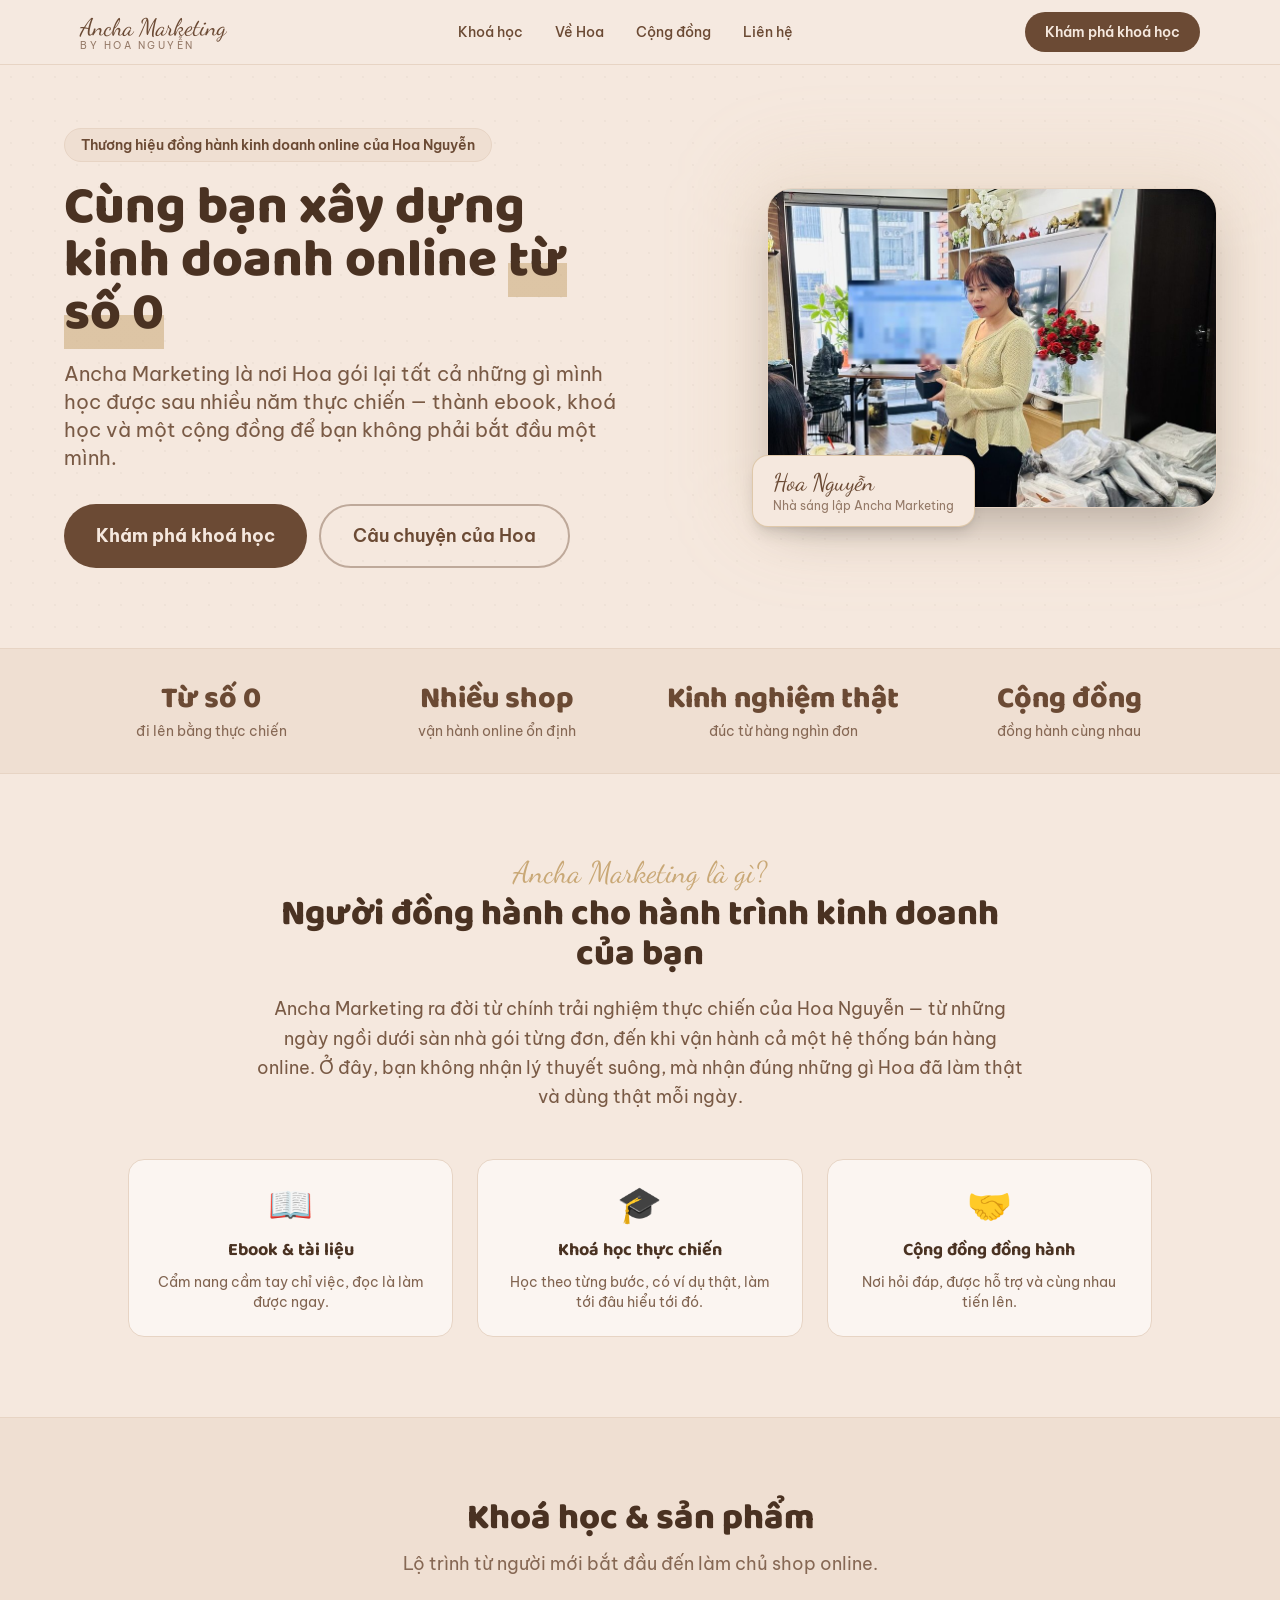
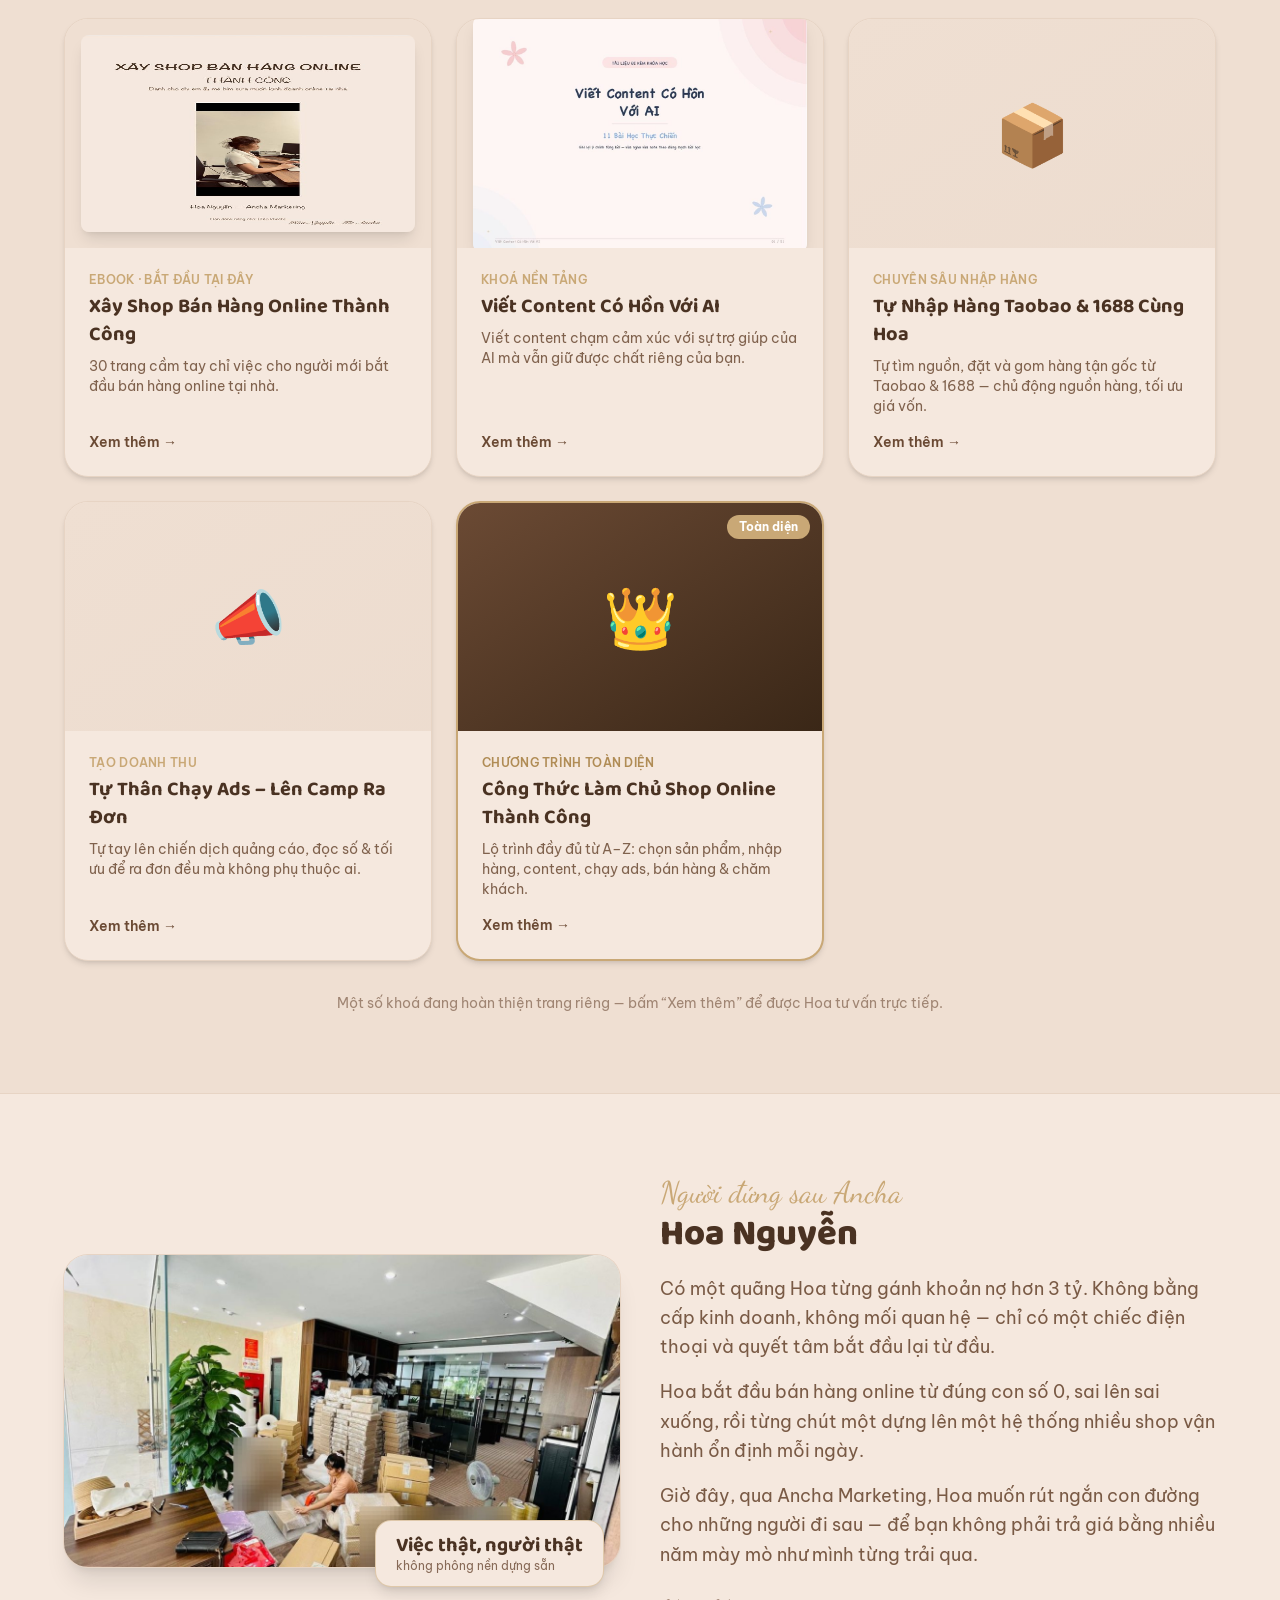
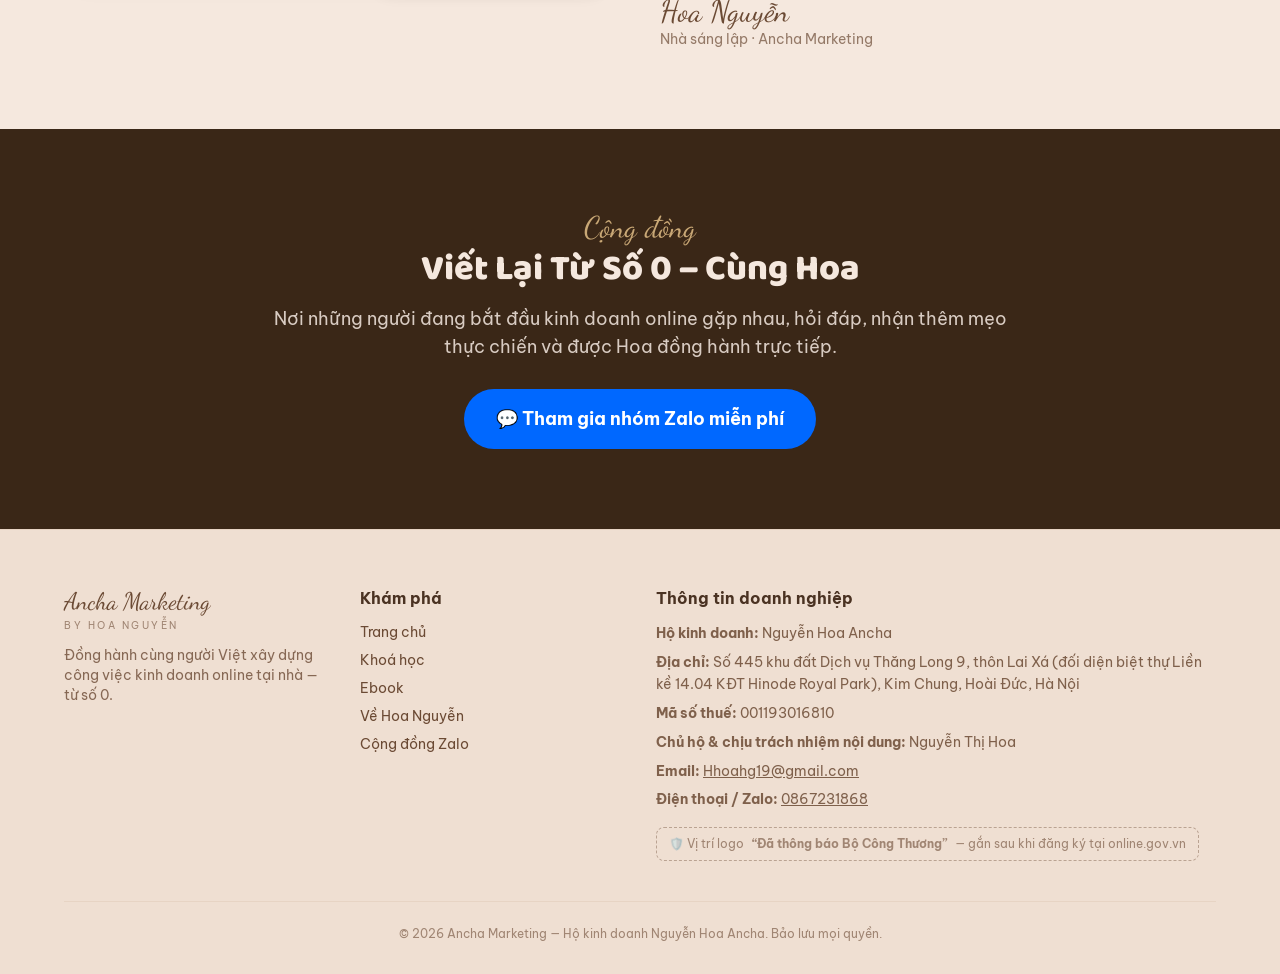
<file: index.html>
<!DOCTYPE html>
<html lang="vi">
<head>
<meta charset="UTF-8">
<meta name="viewport" content="width=device-width, initial-scale=1.0">
<script src="assets/pixel.js"></script>
<title>Ancha Marketing — Cùng bạn xây dựng kinh doanh online từ số 0</title>
<meta name="description" content="Ancha Marketing — thương hiệu của Hoa Nguyễn, đồng hành cùng người Việt xây dựng công việc kinh doanh online tại nhà qua ebook, khoá học và cộng đồng thực chiến.">

<!-- ===== Thẻ chia sẻ mạng xã hội (Facebook / Zalo) ===== -->
<meta property="og:site_name" content="Ancha Marketing">
<meta property="og:locale" content="vi_VN">
<meta property="og:type" content="website">
<meta property="og:url" content="https://anchamarketing.com/">
<meta property="og:title" content="Ancha Marketing — Cùng bạn xây dựng kinh doanh online từ số 0">
<meta property="og:description" content="Ebook, khoá học và cộng đồng thực chiến của Hoa Nguyễn dành cho người mới bắt đầu kinh doanh online tại nhà.">
<meta property="og:image" content="https://anchamarketing.com/assets/og-home.jpg">
<meta property="og:image:secure_url" content="https://anchamarketing.com/assets/og-home.jpg">
<meta property="og:image:type" content="image/jpeg">
<meta property="og:image:width" content="1200">
<meta property="og:image:height" content="630">
<meta property="og:image:alt" content="Ancha Marketing — Hoa Nguyễn, cùng bạn xây dựng kinh doanh online từ số 0">
<!-- Twitter / X -->
<meta name="twitter:card" content="summary_large_image">
<meta name="twitter:title" content="Ancha Marketing — Cùng bạn xây dựng kinh doanh online từ số 0">
<meta name="twitter:description" content="Ebook, khoá học và cộng đồng thực chiến của Hoa Nguyễn dành cho người mới bắt đầu kinh doanh online tại nhà.">
<meta name="twitter:image" content="https://anchamarketing.com/assets/og-home.jpg">
<link rel="canonical" href="https://anchamarketing.com/">

<link rel="icon" href="data:image/svg+xml,%3Csvg xmlns='http://www.w3.org/2000/svg' viewBox='0 0 100 100'%3E%3Ctext y='.9em' font-size='90'%3E%F0%9F%8C%BF%3C/text%3E%3C/svg%3E">

<link rel="preconnect" href="https://fonts.googleapis.com">
<link rel="preconnect" href="https://fonts.gstatic.com" crossorigin>
<link href="https://fonts.googleapis.com/css2?family=Baloo+2:wght@500;600;700;800&family=Be+Vietnam+Pro:wght@300;400;500;600;700&family=Dancing+Script:wght@600;700&display=swap" rel="stylesheet">
<!-- CSS build sẵn (thay Tailwind CDN): 20KB tĩnh thay vì ~120KB JS + biên dịch ngay trên điện thoại khách.
     Sửa giao diện xong phải build lại — xem _noi-bo/Tự động hoá (code backup)/build-css.sh -->
<link rel="stylesheet" href="assets/tw.css">
<style>
  html{scroll-behavior:smooth}
  body{font-family:'Be Vietnam Pro',sans-serif}
  h1,h2,h3,.font-hand{font-family:'Baloo 2',cursive}
  .reveal{opacity:0;transform:translateY(24px);transition:opacity .7s ease,transform .7s ease}
  .reveal.on{opacity:1;transform:none}
  .paper{background-image:radial-gradient(rgba(74,50,34,.035) 1px,transparent 1px);background-size:22px 22px}
  .underline-hand{background:linear-gradient(120deg,rgba(201,168,118,.55) 0 100%);background-repeat:no-repeat;background-position:0 88%;background-size:100% 40%}
  .card-hover{transition:transform .3s ease,box-shadow .3s ease}
  .card-hover:hover{transform:translateY(-6px);box-shadow:0 22px 40px rgba(58,39,23,.18)}
</style>
<!-- Lưới an toàn: JS bị chặn (trình duyệt trong Facebook...) thì nội dung vẫn hiện -->
<noscript><style>.reveal{opacity:1 !important;transform:none !important}</style></noscript>
</head>
<body class="bg-cream text-ink antialiased">

<!-- ===== NAV ===== -->
<nav class="fixed top-0 inset-x-0 z-50 bg-cream/90 backdrop-blur border-b border-cream3">
  <div class="max-w-6xl mx-auto px-4 h-16 flex items-center justify-between">
    <a href="./" class="leading-tight">
      <div class="font-script text-2xl text-brown">Ancha Marketing</div>
      <div class="text-[10px] tracking-[.25em] text-brown/70 uppercase -mt-1">by Hoa Nguyễn</div>
    </a>
    <div class="hidden md:flex items-center gap-8 text-sm font-medium text-brown">
      <a href="#khoa-hoc" class="hover:text-ink">Khoá học</a>
      <a href="#ve-hoa" class="hover:text-ink">Về Hoa</a>
      <a href="#cong-dong" class="hover:text-ink">Cộng đồng</a>
      <a href="#lien-he" class="hover:text-ink">Liên hệ</a>
    </div>
    <a href="#khoa-hoc" class="inline-flex items-center gap-2 bg-brown text-cream px-5 py-2.5 rounded-full text-sm font-semibold hover:bg-brownd transition">
      Khám phá khoá học
    </a>
  </div>
</nav>

<!-- ===== HERO ===== -->
<header class="pt-24 pb-14 sm:pt-32 sm:pb-20 px-4 paper">
  <div class="max-w-6xl mx-auto grid lg:grid-cols-2 gap-10 items-center">
    <div class="text-center lg:text-left">
      <span class="inline-block bg-cream2 text-brown text-xs sm:text-sm font-semibold px-4 py-1.5 rounded-full border border-cream3 mb-5">
        Thương hiệu đồng hành kinh doanh online của Hoa Nguyễn
      </span>
      <h1 class="text-4xl sm:text-5xl lg:text-[3.3rem] font-extrabold leading-[1.1] text-ink">
        Cùng bạn xây dựng<br>kinh doanh online <span class="underline-hand">từ số 0</span>
      </h1>
      <p class="mt-5 text-lg sm:text-xl text-brown/90 max-w-xl mx-auto lg:mx-0">
        Ancha Marketing là nơi Hoa gói lại tất cả những gì mình học được sau nhiều năm thực chiến — thành ebook, khoá học và một cộng đồng để bạn không phải bắt đầu một mình.
      </p>
      <div class="mt-8 flex flex-col sm:flex-row gap-3 justify-center lg:justify-start">
        <a href="#khoa-hoc" class="inline-flex items-center justify-center gap-2 bg-brown text-cream px-8 py-4 rounded-full text-lg font-bold hover:bg-brownd transition">
          Khám phá khoá học
        </a>
        <a href="#ve-hoa" class="inline-flex items-center justify-center gap-2 bg-transparent border-2 border-brown/40 text-brown px-8 py-4 rounded-full text-lg font-semibold hover:bg-cream2 transition">
          Câu chuyện của Hoa
        </a>
      </div>
    </div>
    <div class="flex justify-center lg:justify-end">
      <div class="relative">
        <div class="absolute -inset-6 bg-gold/15 rounded-[2.5rem] blur-2xl"></div>
        <img src="assets/hoa-chan-dung.jpg" alt="Hoa Nguyễn — nhà sáng lập Ancha Marketing"
             width="900" height="639" fetchpriority="high" decoding="async"
             class="relative w-full max-w-md rounded-3xl shadow-2xl ring-1 ring-cream3 object-cover">
        <div class="absolute -bottom-5 -left-4 bg-cream border border-gold/50 rounded-2xl px-5 py-3 shadow-lg">
          <div class="font-script text-2xl text-brown leading-tight">Hoa Nguyễn</div>
          <div class="text-xs text-brown/70">Nhà sáng lập Ancha Marketing</div>
        </div>
      </div>
    </div>
  </div>
</header>

<!-- ===== TRUST STRIP ===== -->
<section class="bg-cream2 border-y border-cream3">
  <div class="max-w-6xl mx-auto px-4 py-8 grid grid-cols-2 md:grid-cols-4 gap-6 text-center">
    <div><div class="font-hand text-3xl font-extrabold text-brown">Từ số 0</div><div class="text-xs sm:text-sm text-brown/80 mt-1">đi lên bằng thực chiến</div></div>
    <div><div class="font-hand text-3xl font-extrabold text-brown">Nhiều shop</div><div class="text-xs sm:text-sm text-brown/80 mt-1">vận hành online ổn định</div></div>
    <div><div class="font-hand text-3xl font-extrabold text-brown">Kinh nghiệm thật</div><div class="text-xs sm:text-sm text-brown/80 mt-1">đúc từ hàng nghìn đơn</div></div>
    <div><div class="font-hand text-3xl font-extrabold text-brown">Cộng đồng</div><div class="text-xs sm:text-sm text-brown/80 mt-1">đồng hành cùng nhau</div></div>
  </div>
</section>

<!-- ===== VỀ ANCHA ===== -->
<section class="py-16 sm:py-20 px-4">
  <div class="max-w-3xl mx-auto text-center reveal">
    <span class="font-script text-3xl text-gold">Ancha Marketing là gì?</span>
    <h2 class="text-3xl sm:text-4xl font-extrabold text-ink mt-1">Người đồng hành cho hành trình kinh doanh của bạn</h2>
    <p class="mt-5 text-lg text-brown/90 leading-relaxed">
      Ancha Marketing ra đời từ chính trải nghiệm thực chiến của Hoa Nguyễn — từ những ngày ngồi dưới sàn nhà gói từng đơn, đến khi vận hành cả một hệ thống bán hàng online. Ở đây, bạn không nhận lý thuyết suông, mà nhận đúng những gì Hoa đã làm thật và dùng thật mỗi ngày.
    </p>
  </div>
  <div class="max-w-5xl mx-auto mt-12 grid sm:grid-cols-3 gap-6">
    <div class="reveal bg-white/60 border border-cream3 rounded-2xl p-6 text-center">
      <div class="text-4xl mb-3">📖</div>
      <h3 class="font-bold text-lg text-ink">Ebook &amp; tài liệu</h3>
      <p class="text-brown/85 text-sm mt-2">Cẩm nang cầm tay chỉ việc, đọc là làm được ngay.</p>
    </div>
    <div class="reveal bg-white/60 border border-cream3 rounded-2xl p-6 text-center">
      <div class="text-4xl mb-3">🎓</div>
      <h3 class="font-bold text-lg text-ink">Khoá học thực chiến</h3>
      <p class="text-brown/85 text-sm mt-2">Học theo từng bước, có ví dụ thật, làm tới đâu hiểu tới đó.</p>
    </div>
    <div class="reveal bg-white/60 border border-cream3 rounded-2xl p-6 text-center">
      <div class="text-4xl mb-3">🤝</div>
      <h3 class="font-bold text-lg text-ink">Cộng đồng đồng hành</h3>
      <p class="text-brown/85 text-sm mt-2">Nơi hỏi đáp, được hỗ trợ và cùng nhau tiến lên.</p>
    </div>
  </div>
</section>

<!-- ===== KHOÁ HỌC ===== -->
<section id="khoa-hoc" class="py-16 sm:py-20 px-4 bg-cream2 border-y border-cream3">
  <div class="max-w-5xl mx-auto text-center reveal">
    <h2 class="text-3xl sm:text-4xl font-extrabold text-ink">Khoá học &amp; sản phẩm</h2>
    <p class="mt-3 text-brown/80 text-lg">Lộ trình từ người mới bắt đầu đến làm chủ shop online.</p>
  </div>

  <div class="max-w-6xl mx-auto mt-10 grid sm:grid-cols-2 lg:grid-cols-3 gap-6">

    <!-- 1. Ebook -->
    <a href="ebook/" class="card-hover reveal group bg-cream rounded-3xl overflow-hidden border border-cream3 shadow-md flex flex-col">
      <div class="aspect-[16/10] bg-cream2 flex items-center justify-center p-4 overflow-hidden">
        <img src="assets/ebook-cover.jpg" alt="Ebook Xây Shop Bán Hàng Online Thành Công" width="640" height="906" loading="lazy" decoding="async" class="h-full rounded-lg shadow-lg">
      </div>
      <div class="p-6 flex flex-col flex-1">
        <span class="text-xs font-semibold text-gold uppercase tracking-wide">Ebook · Bắt đầu tại đây</span>
        <h3 class="font-bold text-xl text-ink mt-1">Xây Shop Bán Hàng Online Thành Công</h3>
        <p class="text-brown/85 text-sm mt-2 flex-1">30 trang cầm tay chỉ việc cho người mới bắt đầu bán hàng online tại nhà.</p>
        <span class="mt-4 text-sm font-semibold text-brown group-hover:text-ink">Xem thêm →</span>
      </div>
    </a>

    <!-- 2. Viết Content -->
    <a href="viet-content/" class="card-hover reveal group bg-cream rounded-3xl overflow-hidden border border-cream3 shadow-md flex flex-col">
      <div class="aspect-[16/10] bg-cream2 flex items-center justify-center p-4 overflow-hidden">
        <img src="assets/viet-content-cover.jpg" alt="Khoá học Viết Content Có Hồn Với AI" width="1024" height="723" loading="lazy" decoding="async" class="w-full rounded-lg shadow-lg">
      </div>
      <div class="p-6 flex flex-col flex-1">
        <span class="text-xs font-semibold text-gold uppercase tracking-wide">Khoá nền tảng</span>
        <h3 class="font-bold text-xl text-ink mt-1">Viết Content Có Hồn Với AI</h3>
        <p class="text-brown/85 text-sm mt-2 flex-1">Viết content chạm cảm xúc với sự trợ giúp của AI mà vẫn giữ được chất riêng của bạn.</p>
        <span class="mt-4 text-sm font-semibold text-brown group-hover:text-ink">Xem thêm →</span>
      </div>
    </a>

    <!-- 3. Nhập hàng — TODO: đổi link sang trang khoá khi có -->
    <a href="https://zalo.me/g/jbrkjj595" target="_blank" rel="noopener" class="card-hover reveal group bg-cream rounded-3xl overflow-hidden border border-cream3 shadow-md flex flex-col">
      <div class="aspect-[16/10] bg-gradient-to-br from-cream2 to-cream3/60 flex items-center justify-center">
        <span class="text-6xl">📦</span>
      </div>
      <div class="p-6 flex flex-col flex-1">
        <span class="text-xs font-semibold text-gold uppercase tracking-wide">Chuyên sâu nhập hàng</span>
        <h3 class="font-bold text-xl text-ink mt-1">Tự Nhập Hàng Taobao &amp; 1688 Cùng Hoa</h3>
        <p class="text-brown/85 text-sm mt-2 flex-1">Tự tìm nguồn, đặt và gom hàng tận gốc từ Taobao &amp; 1688 — chủ động nguồn hàng, tối ưu giá vốn.</p>
        <span class="mt-4 text-sm font-semibold text-brown group-hover:text-ink">Xem thêm →</span>
      </div>
    </a>

    <!-- 4. Chạy Ads — TODO: đổi link sang trang khoá khi có -->
    <a href="https://zalo.me/g/jbrkjj595" target="_blank" rel="noopener" class="card-hover reveal group bg-cream rounded-3xl overflow-hidden border border-cream3 shadow-md flex flex-col">
      <div class="aspect-[16/10] bg-gradient-to-br from-cream2 to-cream3/60 flex items-center justify-center">
        <span class="text-6xl">📣</span>
      </div>
      <div class="p-6 flex flex-col flex-1">
        <span class="text-xs font-semibold text-gold uppercase tracking-wide">Tạo doanh thu</span>
        <h3 class="font-bold text-xl text-ink mt-1">Tự Thân Chạy Ads – Lên Camp Ra Đơn</h3>
        <p class="text-brown/85 text-sm mt-2 flex-1">Tự tay lên chiến dịch quảng cáo, đọc số &amp; tối ưu để ra đơn đều mà không phụ thuộc ai.</p>
        <span class="mt-4 text-sm font-semibold text-brown group-hover:text-ink">Xem thêm →</span>
      </div>
    </a>

    <!-- 5. Flagship — TODO: đổi link sang trang khoá khi có -->
    <a href="https://zalo.me/g/jbrkjj595" target="_blank" rel="noopener" class="card-hover reveal group bg-cream rounded-3xl overflow-hidden border-2 border-gold shadow-md flex flex-col relative">
      <span class="absolute top-3 right-3 z-10 bg-gold text-white text-xs font-bold px-3 py-1 rounded-full">Toàn diện</span>
      <div class="aspect-[16/10] bg-gradient-to-br from-brown to-brownd flex items-center justify-center">
        <span class="text-6xl">👑</span>
      </div>
      <div class="p-6 flex flex-col flex-1">
        <span class="text-xs font-semibold text-goldd uppercase tracking-wide">Chương trình toàn diện</span>
        <h3 class="font-bold text-xl text-ink mt-1">Công Thức Làm Chủ Shop Online Thành Công</h3>
        <p class="text-brown/85 text-sm mt-2 flex-1">Lộ trình đầy đủ từ A–Z: chọn sản phẩm, nhập hàng, content, chạy ads, bán hàng &amp; chăm khách.</p>
        <span class="mt-4 text-sm font-semibold text-brown group-hover:text-ink">Xem thêm →</span>
      </div>
    </a>

  </div>
  <p class="text-center text-sm text-brown/60 mt-8 reveal">Một số khoá đang hoàn thiện trang riêng — bấm “Xem thêm” để được Hoa tư vấn trực tiếp.</p>
</section>

<!-- ===== VỀ HOA ===== -->
<section id="ve-hoa" class="py-16 sm:py-20 px-4">
  <div class="max-w-6xl mx-auto grid lg:grid-cols-2 gap-10 items-center">
    <div class="reveal order-1">
      <div class="relative">
        <img src="assets/hoa-workspace.jpg" alt="Không gian làm việc của Hoa Nguyễn" width="1150" height="646" loading="lazy" decoding="async" class="rounded-3xl shadow-xl ring-1 ring-cream3 w-full object-cover">
        <div class="absolute -bottom-5 right-4 bg-cream border border-gold/50 rounded-2xl px-5 py-3 shadow-lg">
          <div class="font-hand text-xl font-bold text-ink leading-tight">Việc thật, người thật</div>
          <div class="text-xs text-brown/80">không phông nền dựng sẵn</div>
        </div>
      </div>
    </div>
    <div class="reveal order-2">
      <span class="font-script text-3xl text-gold">Người đứng sau Ancha</span>
      <h2 class="text-3xl sm:text-4xl font-extrabold text-ink mt-1">Hoa Nguyễn</h2>
      <div class="mt-5 space-y-4 text-brown/90 text-lg leading-relaxed">
        <p>Có một quãng Hoa từng gánh khoản nợ hơn 3 tỷ. Không bằng cấp kinh doanh, không mối quan hệ — chỉ có một chiếc điện thoại và quyết tâm bắt đầu lại từ đầu.</p>
        <p>Hoa bắt đầu bán hàng online từ đúng con số 0, sai lên sai xuống, rồi từng chút một dựng lên một hệ thống nhiều shop vận hành ổn định mỗi ngày.</p>
        <p>Giờ đây, qua Ancha Marketing, Hoa muốn rút ngắn con đường cho những người đi sau — để bạn không phải trả giá bằng nhiều năm mày mò như mình từng trải qua.</p>
      </div>
      <div class="mt-6 font-script text-3xl text-brown">Hoa Nguyễn</div>
      <div class="text-sm text-brown/70">Nhà sáng lập · Ancha Marketing</div>
    </div>
  </div>
</section>

<!-- ===== CỘNG ĐỒNG ===== -->
<section id="cong-dong" class="py-16 sm:py-20 px-4 bg-brownd text-cream">
  <div class="max-w-3xl mx-auto text-center reveal">
    <span class="font-script text-3xl text-gold">Cộng đồng</span>
    <h2 class="text-3xl sm:text-4xl font-extrabold mt-1">Viết Lại Từ Số 0 – Cùng Hoa</h2>
    <p class="mt-4 text-lg text-cream/85">Nơi những người đang bắt đầu kinh doanh online gặp nhau, hỏi đáp, nhận thêm mẹo thực chiến và được Hoa đồng hành trực tiếp.</p>
    <a href="https://zalo.me/g/jbrkjj595" target="_blank" rel="noopener"
       class="mt-7 inline-flex items-center justify-center gap-2 bg-[#0068FF] text-white px-8 py-4 rounded-full text-lg font-bold hover:brightness-95 transition">
      💬 Tham gia nhóm Zalo miễn phí
    </a>
  </div>
</section>

<!-- ===== LIÊN HỆ / FOOTER ===== -->
<footer id="lien-he" class="bg-cream2 border-t border-cream3 pt-14 pb-8 px-4 text-brown">
  <div class="max-w-6xl mx-auto grid md:grid-cols-4 gap-8">
    <div class="md:col-span-1">
      <div class="font-script text-2xl text-brown">Ancha Marketing</div>
      <div class="text-[10px] tracking-[.25em] text-brown/60 uppercase">by Hoa Nguyễn</div>
      <p class="text-sm mt-3 text-brown/80">Đồng hành cùng người Việt xây dựng công việc kinh doanh online tại nhà — từ số 0.</p>
    </div>

    <div>
      <h4 class="font-bold text-ink mb-3">Khám phá</h4>
      <ul class="space-y-2 text-sm">
        <li><a href="./" class="hover:text-ink">Trang chủ</a></li>
        <li><a href="#khoa-hoc" class="hover:text-ink">Khoá học</a></li>
        <li><a href="ebook/" class="hover:text-ink">Ebook</a></li>
        <li><a href="#ve-hoa" class="hover:text-ink">Về Hoa Nguyễn</a></li>
        <li><a href="#cong-dong" class="hover:text-ink">Cộng đồng Zalo</a></li>
      </ul>
    </div>

    <!-- THÔNG TIN PHÁP LÝ — chuẩn để đăng ký/thông báo với Bộ Công Thương -->
    <div class="md:col-span-2">
      <h4 class="font-bold text-ink mb-3">Thông tin doanh nghiệp</h4>
      <ul class="space-y-1.5 text-sm text-brown/85 leading-relaxed">
        <li><b>Hộ kinh doanh:</b> Nguyễn Hoa Ancha</li>
        <li><b>Địa chỉ:</b> Số 445 khu đất Dịch vụ Thăng Long 9, thôn Lai Xá (đối diện biệt thự Liền kề 14.04 KĐT Hinode Royal Park), Kim Chung, Hoài Đức, Hà Nội</li>
        <li><b>Mã số thuế:</b> 001193016810</li>
        <li><b>Chủ hộ &amp; chịu trách nhiệm nội dung:</b> Nguyễn Thị Hoa</li>
        <li><b>Email:</b> <a href="mailto:Hhoahg19@gmail.com" class="underline hover:text-ink">Hhoahg19@gmail.com</a></li>
        <li><b>Điện thoại / Zalo:</b> <a href="tel:0867231868" class="underline hover:text-ink">0867231868</a></li>
      </ul>

      <!-- Sau khi đăng ký online.gov.vn, DÁN đoạn badge Bộ Công Thương vào đây (thay khối bên dưới):
      <a href="http://online.gov.vn/Home/WebDetails/xxxxx" target="_blank" rel="noopener">
        <img src="http://online.gov.vn/Public/Images/logoSaleNoti.png" alt="Đã thông báo Bộ Công Thương" width="150">
      </a>
      -->
      <div class="mt-4 inline-flex items-center gap-2 border border-dashed border-brown/40 rounded-lg px-3 py-2 text-xs text-brown/60">
        🛡️ Vị trí logo <b>“Đã thông báo Bộ Công Thương”</b> — gắn sau khi đăng ký tại online.gov.vn
      </div>
    </div>
  </div>

  <div class="max-w-6xl mx-auto border-t border-cream3 mt-10 pt-6 text-center text-xs text-brown/60">
    © <span id="year"></span> Ancha Marketing — Hộ kinh doanh Nguyễn Hoa Ancha. Bảo lưu mọi quyền.
  </div>
</footer>

<script>
  if ('IntersectionObserver' in window) {
    const io=new IntersectionObserver((es)=>{es.forEach(e=>{if(e.isIntersecting){e.target.classList.add('on');io.unobserve(e.target);}})},{threshold:.12});
    document.querySelectorAll('.reveal').forEach(el=>io.observe(el));
  } else {
    document.querySelectorAll('.reveal').forEach(el=>el.classList.add('on'));
  }
  document.getElementById('year').textContent=new Date().getFullYear();
</script>
</body>
</html>
</file>
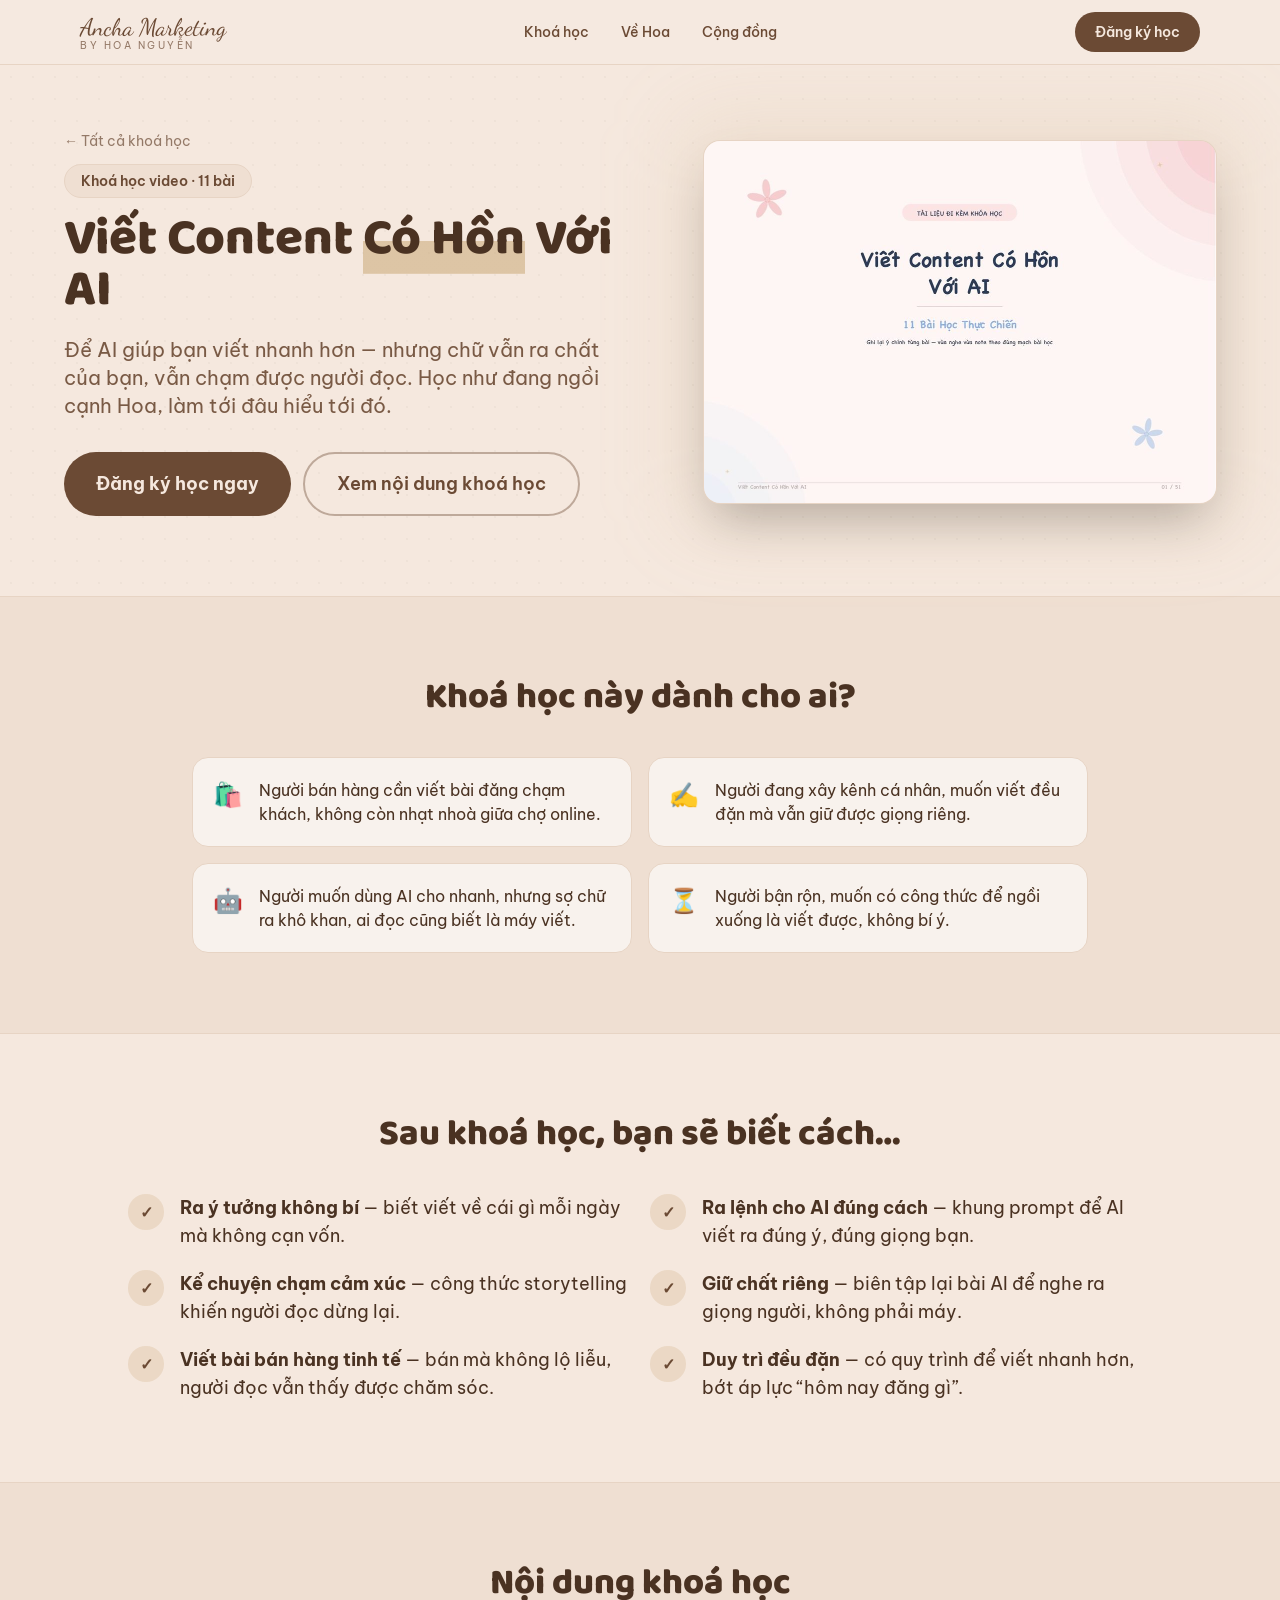
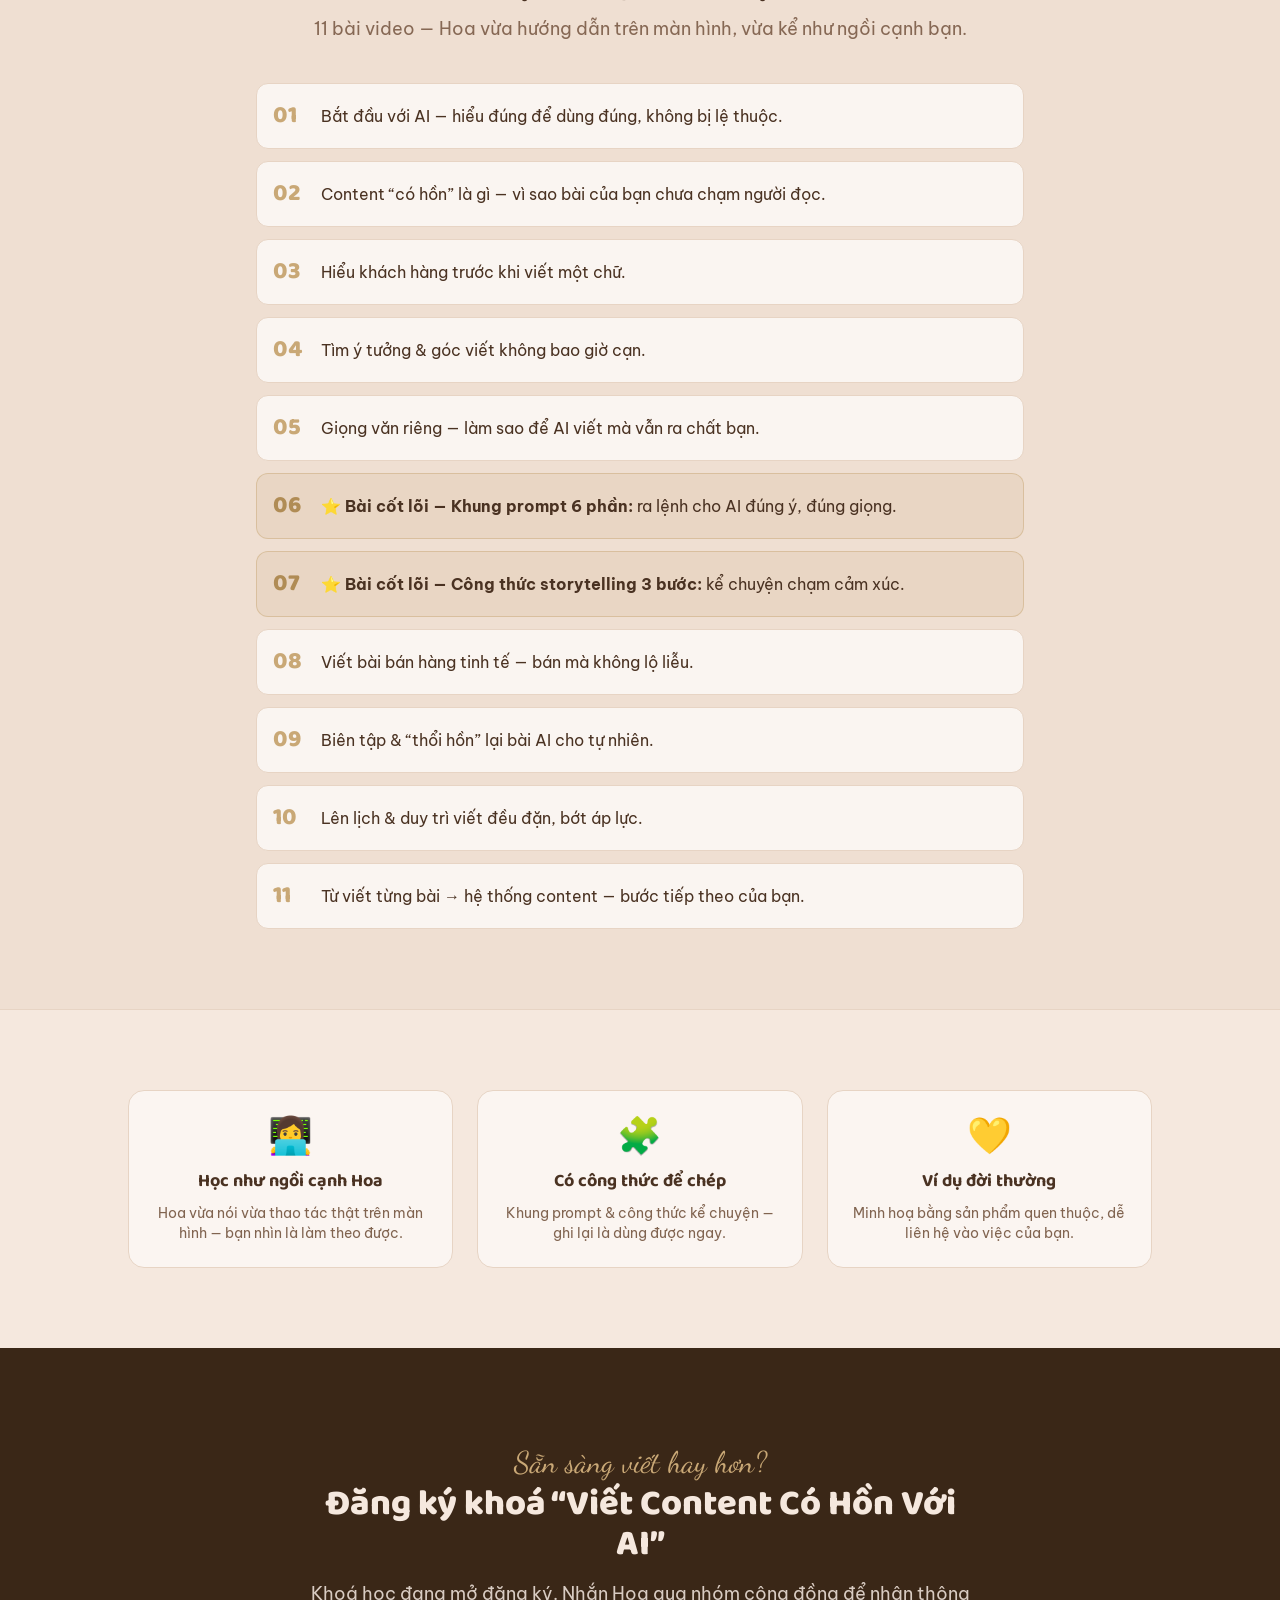
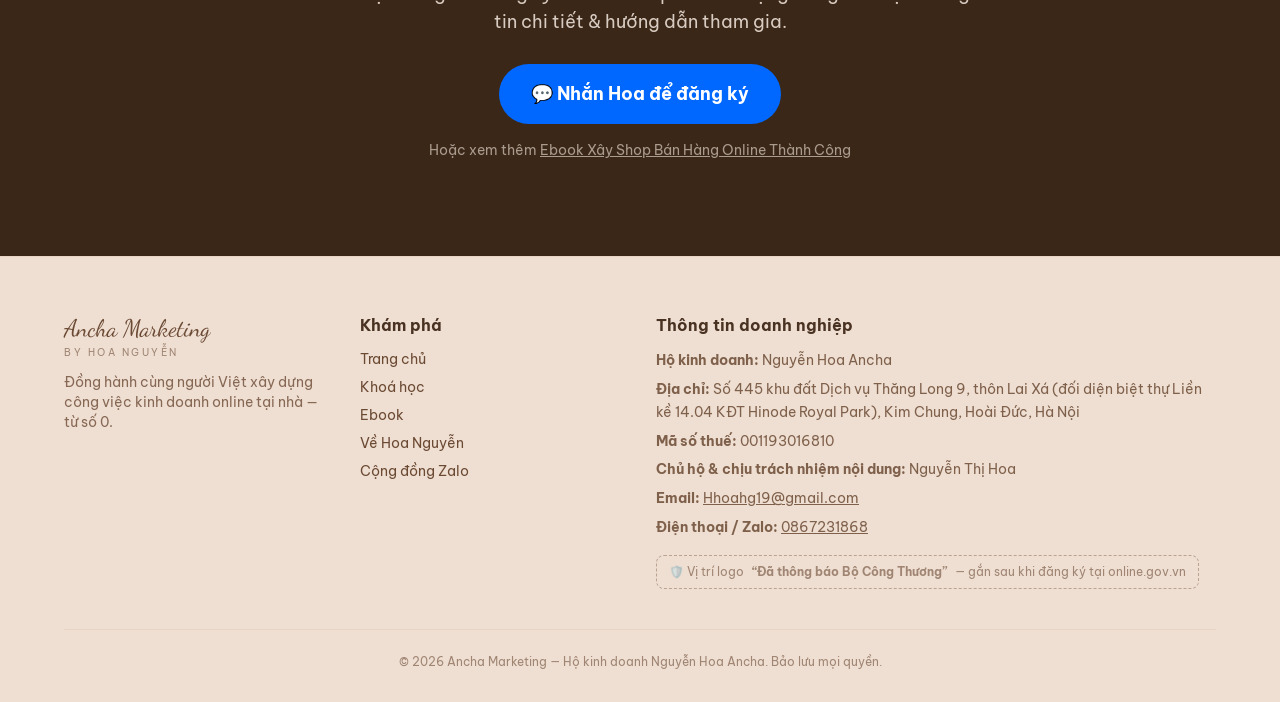
<file: viet-content/index.html>
<!DOCTYPE html>
<html lang="vi">
<head>
<meta charset="UTF-8">
<meta name="viewport" content="width=device-width, initial-scale=1.0">
<script src="../assets/pixel.js"></script>
<title>Viết Content Có Hồn Với AI — Khoá học của Hoa Nguyễn | Ancha Marketing</title>
<meta name="description" content="Khoá học 11 bài của Hoa Nguyễn — viết content chạm cảm xúc với sự trợ giúp của AI mà vẫn giữ được chất riêng. Học như ngồi cạnh Hoa, làm tới đâu hiểu tới đó.">

<!-- ===== Thẻ chia sẻ mạng xã hội (Facebook / Zalo) ===== -->
<meta property="og:site_name" content="Ancha Marketing">
<meta property="og:locale" content="vi_VN">
<meta property="og:type" content="website">
<meta property="og:url" content="https://anchamarketing.com/viet-content/">
<meta property="og:title" content="Viết Content Có Hồn Với AI — Khoá học của Hoa Nguyễn">
<meta property="og:description" content="11 bài học thực chiến: viết content có hồn với AI mà vẫn giữ chất riêng của bạn.">
<meta property="og:image" content="https://anchamarketing.com/assets/og-viet-content.jpg">
<meta property="og:image:secure_url" content="https://anchamarketing.com/assets/og-viet-content.jpg">
<meta property="og:image:type" content="image/jpeg">
<meta property="og:image:width" content="1200">
<meta property="og:image:height" content="630">
<meta property="og:image:alt" content="Khoá học Viết Content Có Hồn Với AI — 11 bài học thực chiến">
<!-- Twitter / X -->
<meta name="twitter:card" content="summary_large_image">
<meta name="twitter:title" content="Viết Content Có Hồn Với AI — Khoá học của Hoa Nguyễn">
<meta name="twitter:description" content="11 bài học thực chiến: viết content có hồn với AI mà vẫn giữ chất riêng của bạn.">
<meta name="twitter:image" content="https://anchamarketing.com/assets/og-viet-content.jpg">
<link rel="canonical" href="https://anchamarketing.com/viet-content/">

<link rel="icon" href="data:image/svg+xml,%3Csvg xmlns='http://www.w3.org/2000/svg' viewBox='0 0 100 100'%3E%3Ctext y='.9em' font-size='90'%3E%E2%9C%8D%EF%B8%8F%3C/text%3E%3C/svg%3E">

<link rel="preconnect" href="https://fonts.googleapis.com">
<link rel="preconnect" href="https://fonts.gstatic.com" crossorigin>
<link href="https://fonts.googleapis.com/css2?family=Baloo+2:wght@500;600;700;800&family=Be+Vietnam+Pro:wght@300;400;500;600;700&family=Dancing+Script:wght@600;700&display=swap" rel="stylesheet">
<!-- CSS build sẵn thay Tailwind CDN — xem _noi-bo/Tự động hoá (code backup)/build-css.sh -->
<link rel="stylesheet" href="../assets/tw.css">
<style>
  html{scroll-behavior:smooth}
  body{font-family:'Be Vietnam Pro',sans-serif}
  h1,h2,h3,.font-hand{font-family:'Baloo 2',cursive}
  .reveal{opacity:0;transform:translateY(24px);transition:opacity .7s ease,transform .7s ease}
  .reveal.on{opacity:1;transform:none}
  .paper{background-image:radial-gradient(rgba(74,50,34,.035) 1px,transparent 1px);background-size:22px 22px}
  .underline-hand{background:linear-gradient(120deg,rgba(201,168,118,.55) 0 100%);background-repeat:no-repeat;background-position:0 88%;background-size:100% 40%}
</style>
<!-- Lưới an toàn: JS bị chặn (trình duyệt trong Facebook...) thì nội dung vẫn hiện -->
<noscript><style>.reveal{opacity:1 !important;transform:none !important}</style></noscript>
</head>
<body class="bg-cream text-ink antialiased">

<!-- ===== NAV ===== -->
<nav class="fixed top-0 inset-x-0 z-50 bg-cream/90 backdrop-blur border-b border-cream3">
  <div class="max-w-6xl mx-auto px-4 h-16 flex items-center justify-between">
    <a href="../" class="leading-tight">
      <div class="font-script text-2xl text-brown">Ancha Marketing</div>
      <div class="text-[10px] tracking-[.25em] text-brown/70 uppercase -mt-1">by Hoa Nguyễn</div>
    </a>
    <div class="hidden md:flex items-center gap-8 text-sm font-medium text-brown">
      <a href="../#khoa-hoc" class="hover:text-ink">Khoá học</a>
      <a href="../#ve-hoa" class="hover:text-ink">Về Hoa</a>
      <a href="../#cong-dong" class="hover:text-ink">Cộng đồng</a>
    </div>
    <a href="#dang-ky" class="inline-flex items-center gap-2 bg-brown text-cream px-5 py-2.5 rounded-full text-sm font-semibold hover:bg-brownd transition">
      Đăng ký học
    </a>
  </div>
</nav>

<!-- ===== HERO ===== -->
<header class="pt-24 pb-14 sm:pt-32 sm:pb-20 px-4 paper">
  <div class="max-w-6xl mx-auto grid lg:grid-cols-2 gap-10 items-center">
    <div class="text-center lg:text-left">
      <a href="../#khoa-hoc" class="text-sm text-brown/70 hover:text-ink">← Tất cả khoá học</a>
      <span class="block mt-3 mb-4"><span class="inline-block bg-cream2 text-brown text-xs sm:text-sm font-semibold px-4 py-1.5 rounded-full border border-cream3">Khoá học video · 11 bài</span></span>
      <h1 class="text-4xl sm:text-5xl lg:text-[3.2rem] font-extrabold leading-[1.1] text-ink">
        Viết Content <span class="underline-hand">Có Hồn</span> Với AI
      </h1>
      <p class="mt-5 text-lg sm:text-xl text-brown/90 max-w-xl mx-auto lg:mx-0">
        Để AI giúp bạn viết nhanh hơn — nhưng chữ vẫn ra chất của bạn, vẫn chạm được người đọc. Học như đang ngồi cạnh Hoa, làm tới đâu hiểu tới đó.
      </p>
      <div class="mt-8 flex flex-col sm:flex-row gap-3 justify-center lg:justify-start">
        <a href="#dang-ky" class="inline-flex items-center justify-center gap-2 bg-brown text-cream px-8 py-4 rounded-full text-lg font-bold hover:bg-brownd transition">
          Đăng ký học ngay
        </a>
        <a href="#noi-dung" class="inline-flex items-center justify-center gap-2 bg-transparent border-2 border-brown/40 text-brown px-8 py-4 rounded-full text-lg font-semibold hover:bg-cream2 transition">
          Xem nội dung khoá học
        </a>
      </div>
    </div>
    <div class="flex justify-center lg:justify-end">
      <div class="relative">
        <div class="absolute -inset-6 bg-gold/15 rounded-[2rem] blur-2xl"></div>
        <img src="../assets/viet-content-cover.jpg" alt="Khoá học Viết Content Có Hồn Với AI"
             width="1024" height="723" fetchpriority="high" decoding="async"
             class="relative w-full max-w-lg rounded-2xl shadow-2xl ring-1 ring-cream3">
      </div>
    </div>
  </div>
</header>

<!-- ===== AI NÊN HỌC ===== -->
<section class="py-16 sm:py-20 px-4 bg-cream2 border-y border-cream3">
  <div class="max-w-4xl mx-auto text-center reveal">
    <h2 class="text-3xl sm:text-4xl font-extrabold text-ink">Khoá học này dành cho ai?</h2>
  </div>
  <div class="max-w-4xl mx-auto mt-10 grid sm:grid-cols-2 gap-4">
    <div class="reveal flex gap-4 bg-white/60 border border-cream3 rounded-2xl p-5"><span class="text-2xl">🛍️</span><p>Người bán hàng cần viết bài đăng chạm khách, không còn nhạt nhoà giữa chợ online.</p></div>
    <div class="reveal flex gap-4 bg-white/60 border border-cream3 rounded-2xl p-5"><span class="text-2xl">✍️</span><p>Người đang xây kênh cá nhân, muốn viết đều đặn mà vẫn giữ được giọng riêng.</p></div>
    <div class="reveal flex gap-4 bg-white/60 border border-cream3 rounded-2xl p-5"><span class="text-2xl">🤖</span><p>Người muốn dùng AI cho nhanh, nhưng sợ chữ ra khô khan, ai đọc cũng biết là máy viết.</p></div>
    <div class="reveal flex gap-4 bg-white/60 border border-cream3 rounded-2xl p-5"><span class="text-2xl">⏳</span><p>Người bận rộn, muốn có công thức để ngồi xuống là viết được, không bí ý.</p></div>
  </div>
</section>

<!-- ===== HỌC ĐƯỢC GÌ ===== -->
<section class="py-16 sm:py-20 px-4">
  <div class="max-w-4xl mx-auto text-center reveal">
    <h2 class="text-3xl sm:text-4xl font-extrabold text-ink">Sau khoá học, bạn sẽ biết cách…</h2>
  </div>
  <div class="max-w-5xl mx-auto mt-10 grid sm:grid-cols-2 gap-5">
    <div class="reveal flex gap-4 items-start"><span class="shrink-0 w-9 h-9 rounded-full bg-gold/25 text-brown flex items-center justify-center font-bold">✓</span><p class="text-lg"><b>Ra ý tưởng không bí</b> — biết viết về cái gì mỗi ngày mà không cạn vốn.</p></div>
    <div class="reveal flex gap-4 items-start"><span class="shrink-0 w-9 h-9 rounded-full bg-gold/25 text-brown flex items-center justify-center font-bold">✓</span><p class="text-lg"><b>Ra lệnh cho AI đúng cách</b> — khung prompt để AI viết ra đúng ý, đúng giọng bạn.</p></div>
    <div class="reveal flex gap-4 items-start"><span class="shrink-0 w-9 h-9 rounded-full bg-gold/25 text-brown flex items-center justify-center font-bold">✓</span><p class="text-lg"><b>Kể chuyện chạm cảm xúc</b> — công thức storytelling khiến người đọc dừng lại.</p></div>
    <div class="reveal flex gap-4 items-start"><span class="shrink-0 w-9 h-9 rounded-full bg-gold/25 text-brown flex items-center justify-center font-bold">✓</span><p class="text-lg"><b>Giữ chất riêng</b> — biên tập lại bài AI để nghe ra giọng người, không phải máy.</p></div>
    <div class="reveal flex gap-4 items-start"><span class="shrink-0 w-9 h-9 rounded-full bg-gold/25 text-brown flex items-center justify-center font-bold">✓</span><p class="text-lg"><b>Viết bài bán hàng tinh tế</b> — bán mà không lộ liễu, người đọc vẫn thấy được chăm sóc.</p></div>
    <div class="reveal flex gap-4 items-start"><span class="shrink-0 w-9 h-9 rounded-full bg-gold/25 text-brown flex items-center justify-center font-bold">✓</span><p class="text-lg"><b>Duy trì đều đặn</b> — có quy trình để viết nhanh hơn, bớt áp lực “hôm nay đăng gì”.</p></div>
  </div>
</section>

<!-- ===== NỘI DUNG 11 BÀI ===== -->
<section id="noi-dung" class="py-16 sm:py-20 px-4 bg-cream2 border-y border-cream3">
  <div class="max-w-4xl mx-auto text-center reveal">
    <h2 class="text-3xl sm:text-4xl font-extrabold text-ink">Nội dung khoá học</h2>
    <p class="mt-3 text-brown/80 text-lg">11 bài video — Hoa vừa hướng dẫn trên màn hình, vừa kể như ngồi cạnh bạn.</p>
  </div>
  <div class="max-w-3xl mx-auto mt-10 space-y-3">
    <div class="reveal bg-white/70 border border-cream3 rounded-xl p-4 flex gap-4 items-center"><span class="font-hand text-2xl font-extrabold text-gold w-8">01</span><span>Bắt đầu với AI — hiểu đúng để dùng đúng, không bị lệ thuộc.</span></div>
    <div class="reveal bg-white/70 border border-cream3 rounded-xl p-4 flex gap-4 items-center"><span class="font-hand text-2xl font-extrabold text-gold w-8">02</span><span>Content “có hồn” là gì — vì sao bài của bạn chưa chạm người đọc.</span></div>
    <div class="reveal bg-white/70 border border-cream3 rounded-xl p-4 flex gap-4 items-center"><span class="font-hand text-2xl font-extrabold text-gold w-8">03</span><span>Hiểu khách hàng trước khi viết một chữ.</span></div>
    <div class="reveal bg-white/70 border border-cream3 rounded-xl p-4 flex gap-4 items-center"><span class="font-hand text-2xl font-extrabold text-gold w-8">04</span><span>Tìm ý tưởng &amp; góc viết không bao giờ cạn.</span></div>
    <div class="reveal bg-white/70 border border-cream3 rounded-xl p-4 flex gap-4 items-center"><span class="font-hand text-2xl font-extrabold text-gold w-8">05</span><span>Giọng văn riêng — làm sao để AI viết mà vẫn ra chất bạn.</span></div>
    <div class="reveal bg-gold/15 border border-gold/50 rounded-xl p-4 flex gap-4 items-center"><span class="font-hand text-2xl font-extrabold text-goldd w-8">06</span><span><b>⭐ Bài cốt lõi — Khung prompt 6 phần:</b> ra lệnh cho AI đúng ý, đúng giọng.</span></div>
    <div class="reveal bg-gold/15 border border-gold/50 rounded-xl p-4 flex gap-4 items-center"><span class="font-hand text-2xl font-extrabold text-goldd w-8">07</span><span><b>⭐ Bài cốt lõi — Công thức storytelling 3 bước:</b> kể chuyện chạm cảm xúc.</span></div>
    <div class="reveal bg-white/70 border border-cream3 rounded-xl p-4 flex gap-4 items-center"><span class="font-hand text-2xl font-extrabold text-gold w-8">08</span><span>Viết bài bán hàng tinh tế — bán mà không lộ liễu.</span></div>
    <div class="reveal bg-white/70 border border-cream3 rounded-xl p-4 flex gap-4 items-center"><span class="font-hand text-2xl font-extrabold text-gold w-8">09</span><span>Biên tập &amp; “thổi hồn” lại bài AI cho tự nhiên.</span></div>
    <div class="reveal bg-white/70 border border-cream3 rounded-xl p-4 flex gap-4 items-center"><span class="font-hand text-2xl font-extrabold text-gold w-8">10</span><span>Lên lịch &amp; duy trì viết đều đặn, bớt áp lực.</span></div>
    <div class="reveal bg-white/70 border border-cream3 rounded-xl p-4 flex gap-4 items-center"><span class="font-hand text-2xl font-extrabold text-gold w-8">11</span><span>Từ viết từng bài → hệ thống content — bước tiếp theo của bạn.</span></div>
  </div>
</section>

<!-- ===== ĐIỂM ĐẶC BIỆT ===== -->
<section class="py-16 sm:py-20 px-4">
  <div class="max-w-5xl mx-auto grid sm:grid-cols-3 gap-6">
    <div class="reveal bg-white/60 border border-cream3 rounded-2xl p-6 text-center">
      <div class="text-4xl mb-3">👩‍💻</div>
      <h3 class="font-bold text-lg text-ink">Học như ngồi cạnh Hoa</h3>
      <p class="text-brown/85 text-sm mt-2">Hoa vừa nói vừa thao tác thật trên màn hình — bạn nhìn là làm theo được.</p>
    </div>
    <div class="reveal bg-white/60 border border-cream3 rounded-2xl p-6 text-center">
      <div class="text-4xl mb-3">🧩</div>
      <h3 class="font-bold text-lg text-ink">Có công thức để chép</h3>
      <p class="text-brown/85 text-sm mt-2">Khung prompt &amp; công thức kể chuyện — ghi lại là dùng được ngay.</p>
    </div>
    <div class="reveal bg-white/60 border border-cream3 rounded-2xl p-6 text-center">
      <div class="text-4xl mb-3">💛</div>
      <h3 class="font-bold text-lg text-ink">Ví dụ đời thường</h3>
      <p class="text-brown/85 text-sm mt-2">Minh hoạ bằng sản phẩm quen thuộc, dễ liên hệ vào việc của bạn.</p>
    </div>
  </div>
</section>

<!-- ===== ĐĂNG KÝ ===== -->
<section id="dang-ky" class="py-16 sm:py-24 px-4 bg-brownd text-cream">
  <div class="max-w-2xl mx-auto text-center reveal">
    <span class="font-script text-3xl text-gold">Sẵn sàng viết hay hơn?</span>
    <h2 class="text-3xl sm:text-4xl font-extrabold mt-1">Đăng ký khoá “Viết Content Có Hồn Với AI”</h2>
    <p class="mt-4 text-lg text-cream/85">Khoá học đang mở đăng ký. Nhắn Hoa qua nhóm cộng đồng để nhận thông tin chi tiết &amp; hướng dẫn tham gia.</p>
    <a href="https://zalo.me/g/jbrkjj595" target="_blank" rel="noopener"
       class="mt-7 inline-flex items-center justify-center gap-2 bg-[#0068FF] text-white px-8 py-4 rounded-full text-lg font-bold hover:brightness-95 transition">
      💬 Nhắn Hoa để đăng ký
    </a>
    <p class="mt-4 text-sm text-cream/60">Hoặc xem thêm <a href="../ebook/" class="underline hover:text-gold">Ebook Xây Shop Bán Hàng Online Thành Công</a></p>
  </div>
</section>

<!-- ===== FOOTER ===== -->
<footer class="bg-cream2 border-t border-cream3 pt-14 pb-8 px-4 text-brown">
  <div class="max-w-6xl mx-auto grid md:grid-cols-4 gap-8">
    <div class="md:col-span-1">
      <div class="font-script text-2xl text-brown">Ancha Marketing</div>
      <div class="text-[10px] tracking-[.25em] text-brown/60 uppercase">by Hoa Nguyễn</div>
      <p class="text-sm mt-3 text-brown/80">Đồng hành cùng người Việt xây dựng công việc kinh doanh online tại nhà — từ số 0.</p>
    </div>
    <div>
      <h4 class="font-bold text-ink mb-3">Khám phá</h4>
      <ul class="space-y-2 text-sm">
        <li><a href="../" class="hover:text-ink">Trang chủ</a></li>
        <li><a href="../#khoa-hoc" class="hover:text-ink">Khoá học</a></li>
        <li><a href="../ebook/" class="hover:text-ink">Ebook</a></li>
        <li><a href="../#ve-hoa" class="hover:text-ink">Về Hoa Nguyễn</a></li>
        <li><a href="../#cong-dong" class="hover:text-ink">Cộng đồng Zalo</a></li>
      </ul>
    </div>
    <div class="md:col-span-2">
      <h4 class="font-bold text-ink mb-3">Thông tin doanh nghiệp</h4>
      <ul class="space-y-1.5 text-sm text-brown/85 leading-relaxed">
        <li><b>Hộ kinh doanh:</b> Nguyễn Hoa Ancha</li>
        <li><b>Địa chỉ:</b> Số 445 khu đất Dịch vụ Thăng Long 9, thôn Lai Xá (đối diện biệt thự Liền kề 14.04 KĐT Hinode Royal Park), Kim Chung, Hoài Đức, Hà Nội</li>
        <li><b>Mã số thuế:</b> 001193016810</li>
        <li><b>Chủ hộ &amp; chịu trách nhiệm nội dung:</b> Nguyễn Thị Hoa</li>
        <li><b>Email:</b> <a href="mailto:Hhoahg19@gmail.com" class="underline hover:text-ink">Hhoahg19@gmail.com</a></li>
        <li><b>Điện thoại / Zalo:</b> <a href="tel:0867231868" class="underline hover:text-ink">0867231868</a></li>
      </ul>
      <div class="mt-4 inline-flex items-center gap-2 border border-dashed border-brown/40 rounded-lg px-3 py-2 text-xs text-brown/60">
        🛡️ Vị trí logo <b>“Đã thông báo Bộ Công Thương”</b> — gắn sau khi đăng ký tại online.gov.vn
      </div>
    </div>
  </div>
  <div class="max-w-6xl mx-auto border-t border-cream3 mt-10 pt-6 text-center text-xs text-brown/60">
    © <span id="year"></span> Ancha Marketing — Hộ kinh doanh Nguyễn Hoa Ancha. Bảo lưu mọi quyền.
  </div>
</footer>

<script>
  if ('IntersectionObserver' in window) {
    const io=new IntersectionObserver((es)=>{es.forEach(e=>{if(e.isIntersecting){e.target.classList.add('on');io.unobserve(e.target);}})},{threshold:.12});
    document.querySelectorAll('.reveal').forEach(el=>io.observe(el));
  } else {
    document.querySelectorAll('.reveal').forEach(el=>el.classList.add('on'));
  }
  document.getElementById('year').textContent=new Date().getFullYear();
</script>
</body>
</html>
</file>
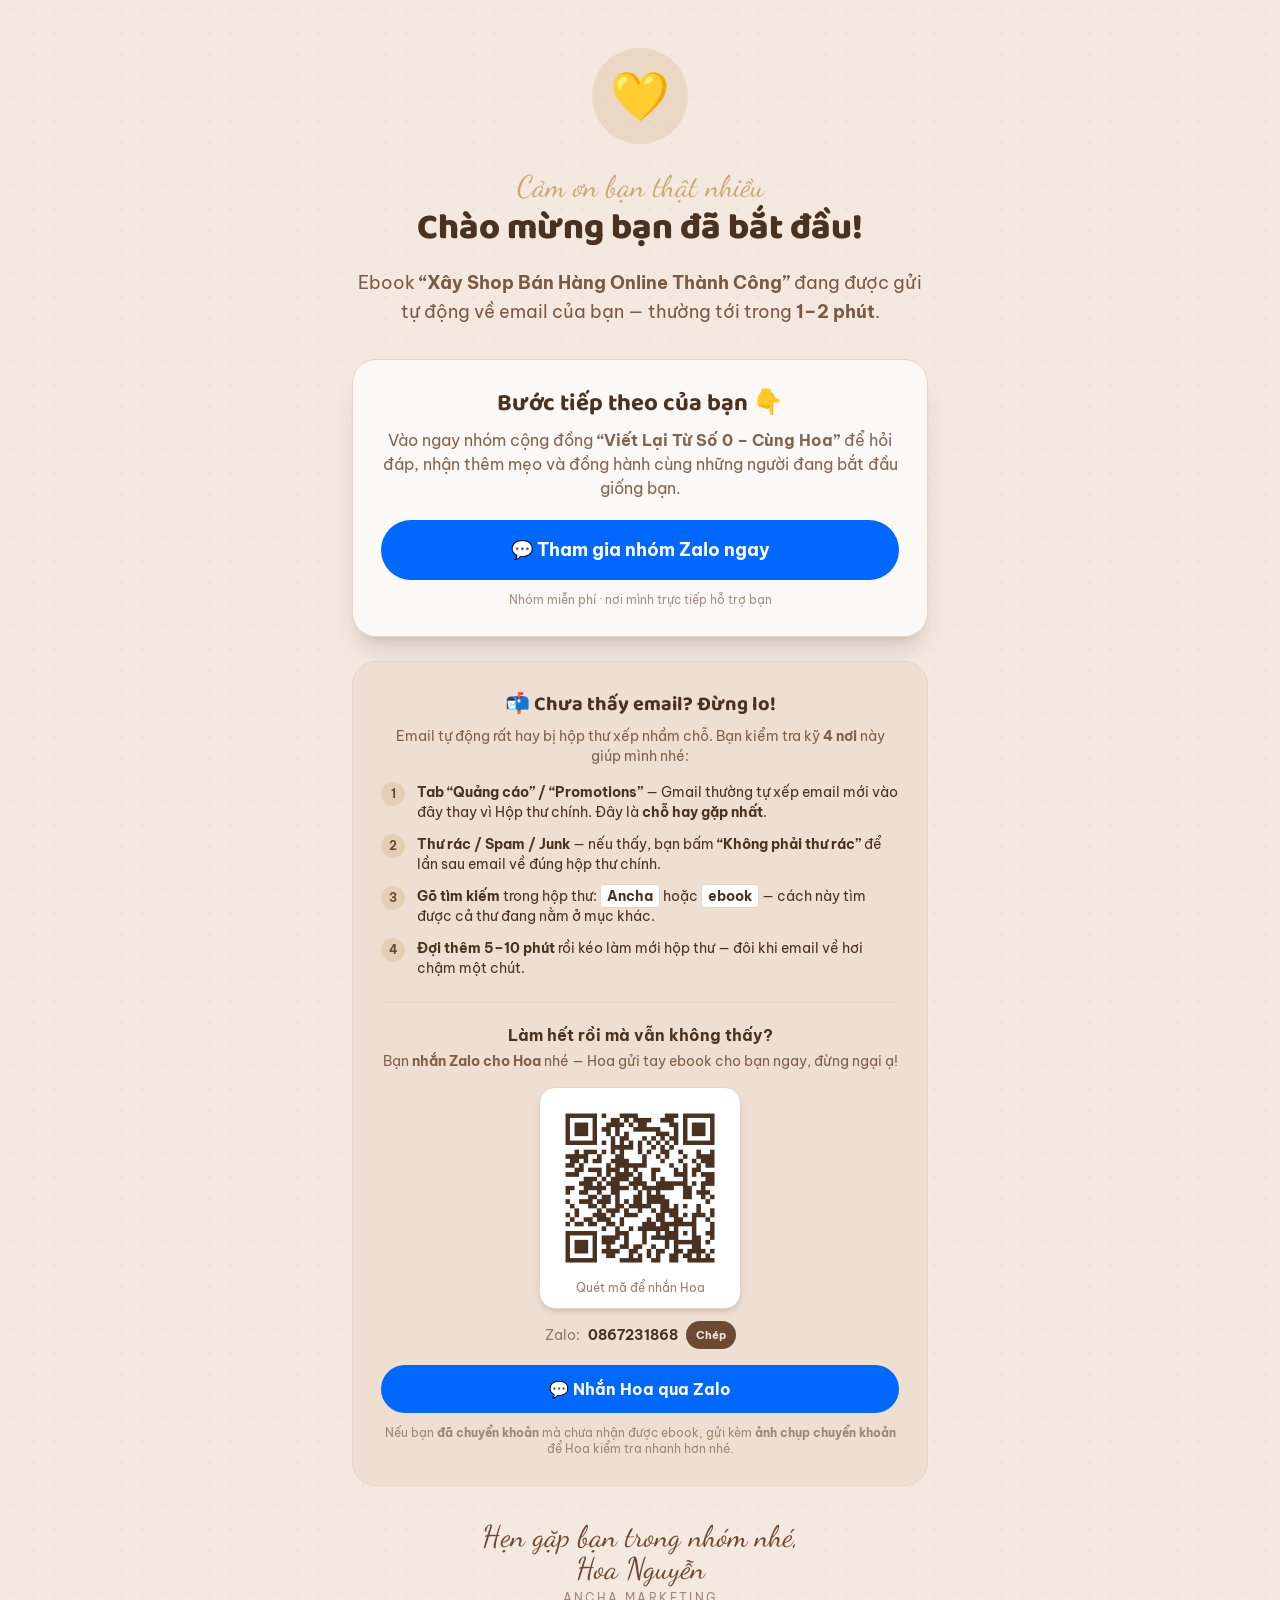
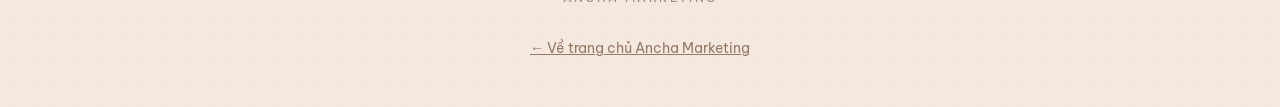
<file: ebook/cam-on.html>
<!DOCTYPE html>
<html lang="vi">
<head>
<meta charset="UTF-8">
<meta name="viewport" content="width=device-width, initial-scale=1.0">
<script src="../assets/pixel.js"></script>
<title>Cảm ơn bạn! — Hoa Nguyễn</title>
<meta name="robots" content="noindex">

<link rel="preconnect" href="https://fonts.googleapis.com">
<link rel="preconnect" href="https://fonts.gstatic.com" crossorigin>
<link href="https://fonts.googleapis.com/css2?family=Baloo+2:wght@500;600;700;800&family=Be+Vietnam+Pro:wght@300;400;500;600;700&family=Dancing+Script:wght@600;700&display=swap" rel="stylesheet">
<link rel="icon" href="data:image/svg+xml,%3Csvg xmlns='http://www.w3.org/2000/svg' viewBox='0 0 100 100'%3E%3Ctext y='.9em' font-size='90'%3E%F0%9F%92%9B%3C/text%3E%3C/svg%3E">
<!-- CSS build sẵn thay Tailwind CDN -->
<link rel="stylesheet" href="../assets/tw.css">
<style>
  body{font-family:'Be Vietnam Pro',sans-serif}
  h1,h2,.font-hand{font-family:'Baloo 2',cursive}
  .paper{background-image:radial-gradient(rgba(74,50,34,.04) 1px,transparent 1px);background-size:22px 22px}
  .pop{animation:pop .6s cubic-bezier(.2,.9,.3,1.4) both}
  @keyframes pop{0%{transform:scale(.6);opacity:0}100%{transform:scale(1);opacity:1}}
  .cta-pulse{box-shadow:0 0 0 0 rgba(37,211,102,.55);animation:pulse 2.2s infinite}
  @keyframes pulse{0%{box-shadow:0 0 0 0 rgba(37,211,102,.5)}70%{box-shadow:0 0 0 16px rgba(37,211,102,0)}100%{box-shadow:0 0 0 0 rgba(37,211,102,0)}}
</style>
</head>
<body class="bg-cream text-ink paper min-h-screen flex items-center justify-center px-4 py-12">

<div class="max-w-xl w-full text-center">

  <div class="pop w-24 h-24 mx-auto rounded-full bg-gold/25 flex items-center justify-center text-5xl">💛</div>

  <span class="font-script text-3xl text-gold block mt-6">Cảm ơn bạn thật nhiều</span>
  <h1 id="greet" class="text-3xl sm:text-4xl font-extrabold text-ink mt-1">Chào mừng bạn đã bắt đầu!</h1>

  <p class="mt-5 text-lg text-brown/90 leading-relaxed">
    Ebook <b>“Xây Shop Bán Hàng Online Thành Công”</b> đang được gửi tự động về email của bạn<span id="cust-email"></span> — thường tới trong <b>1–2 phút</b>.
  </p>

  <!-- Zalo group -->
  <div class="mt-8 bg-white/70 border border-cream3 rounded-3xl p-7 shadow-xl">
    <div class="font-hand text-2xl font-bold text-ink">Bước tiếp theo của bạn 👇</div>
    <p class="text-brown/85 mt-2">Vào ngay nhóm cộng đồng <b>“Viết Lại Từ Số 0 – Cùng Hoa”</b> để hỏi đáp, nhận thêm mẹo và đồng hành cùng những người đang bắt đầu giống bạn.</p>
    <a href="https://zalo.me/g/jbrkjj595" target="_blank" rel="noopener"
       class="cta-pulse mt-5 inline-flex w-full items-center justify-center gap-2 bg-[#0068FF] text-white py-4 rounded-full text-lg font-bold hover:brightness-95 transition">
      💬 Tham gia nhóm Zalo ngay
    </a>
    <p class="text-xs text-brown/60 mt-3">Nhóm miễn phí · nơi mình trực tiếp hỗ trợ bạn</p>
  </div>

  <!-- ===== CHƯA THẤY EMAIL? ===== -->
  <div class="mt-6 bg-cream2 border border-cream3 rounded-3xl p-6 sm:p-7 text-left">
    <div class="font-hand text-xl font-bold text-ink text-center">📬 Chưa thấy email? Đừng lo!</div>
    <p class="text-brown/85 text-sm mt-2 text-center">
      Email tự động rất hay bị hộp thư xếp nhầm chỗ. Bạn kiểm tra kỹ <b>4 nơi</b> này giúp mình nhé:
    </p>

    <ol class="mt-4 space-y-3 text-sm">
      <li class="flex gap-3">
        <span class="shrink-0 w-6 h-6 rounded-full bg-gold/30 text-brown font-bold flex items-center justify-center text-xs">1</span>
        <span><b>Tab “Quảng cáo” / “Promotions”</b> — Gmail thường tự xếp email mới vào đây thay vì Hộp thư chính. Đây là <b>chỗ hay gặp nhất</b>.</span>
      </li>
      <li class="flex gap-3">
        <span class="shrink-0 w-6 h-6 rounded-full bg-gold/30 text-brown font-bold flex items-center justify-center text-xs">2</span>
        <span><b>Thư rác / Spam / Junk</b> — nếu thấy, bạn bấm <b>“Không phải thư rác”</b> để lần sau email về đúng hộp thư chính.</span>
      </li>
      <li class="flex gap-3">
        <span class="shrink-0 w-6 h-6 rounded-full bg-gold/30 text-brown font-bold flex items-center justify-center text-xs">3</span>
        <span><b>Gõ tìm kiếm</b> trong hộp thư: <b class="bg-white px-1.5 py-0.5 rounded border border-cream3">Ancha</b> hoặc <b class="bg-white px-1.5 py-0.5 rounded border border-cream3">ebook</b> — cách này tìm được cả thư đang nằm ở mục khác.</span>
      </li>
      <li class="flex gap-3">
        <span class="shrink-0 w-6 h-6 rounded-full bg-gold/30 text-brown font-bold flex items-center justify-center text-xs">4</span>
        <span><b>Đợi thêm 5–10 phút</b> rồi kéo làm mới hộp thư — đôi khi email về hơi chậm một chút.</span>
      </li>
    </ol>

    <!-- Vẫn không thấy -> Zalo -->
    <div class="mt-6 pt-5 border-t border-cream3 text-center">
      <div class="font-bold text-ink">Làm hết rồi mà vẫn không thấy?</div>
      <p class="text-brown/85 text-sm mt-1">Bạn <b>nhắn Zalo cho Hoa</b> nhé — Hoa gửi tay ebook cho bạn ngay, đừng ngại ạ!</p>

      <div class="mt-4 inline-block bg-white border border-cream3 rounded-2xl p-3 shadow-md">
        <img src="../assets/zalo-qr.png" alt="Mã QR Zalo của Hoa Nguyễn — 0867231868"
             width="180" height="180" loading="lazy" decoding="async"
             class="w-44 h-44 mx-auto">
        <div class="text-xs text-brown/70 mt-1">Quét mã để nhắn Hoa</div>
      </div>

      <div class="mt-3 flex items-center justify-center gap-2 text-sm">
        <span class="text-brown/70">Zalo:</span>
        <b id="zalo-num" class="text-ink">0867231868</b>
        <button type="button" id="copy-zalo" class="text-[11px] font-bold px-2.5 py-1 rounded-full bg-brown text-cream">Chép</button>
      </div>

      <a href="https://zalo.me/0867231868" target="_blank" rel="noopener"
         class="mt-4 inline-flex w-full items-center justify-center gap-2 bg-[#0068FF] text-white py-3 rounded-full font-bold hover:brightness-95 transition">
        💬 Nhắn Hoa qua Zalo
      </a>
      <p class="text-xs text-brown/60 mt-3">Nếu bạn <b>đã chuyển khoản</b> mà chưa nhận được ebook, gửi kèm <b>ảnh chụp chuyển khoản</b> để Hoa kiểm tra nhanh hơn nhé.</p>
    </div>
  </div>

  <div class="mt-8 text-brown/90">
    <p class="font-script text-3xl text-brown">Hẹn gặp bạn trong nhóm nhé,</p>
    <p class="font-script text-3xl text-brown -mt-1">Hoa Nguyễn</p>
    <p class="text-xs tracking-[.2em] uppercase text-brown/60 mt-1">Ancha Marketing</p>
  </div>

  <a href="../" class="inline-block mt-8 text-sm text-brown/70 underline">← Về trang chủ Ancha Marketing</a>
</div>

<script>
  // Cá nhân hoá theo đơn khách vừa đặt (nếu có)
  const params = new URLSearchParams(location.search);
  let order = {};
  try { order = JSON.parse(localStorage.getItem('sab_order') || '{}'); } catch(e) {}

  const ten = params.get('ten') || order.ten || '';
  if (ten) document.getElementById('greet').textContent = 'Chào mừng ' + ten + ' đã bắt đầu!';

  // ===== Pixel: bắn sự kiện PURCHASE cho quảng cáo (chỉ 1 lần / đơn) =====
  // Trang này chỉ tới được sau khi thanh toán đã xác thực -> đúng là đơn thật.
  try {
    const oc = order.orderCode || '';
    if (oc && localStorage.getItem('sab_purchase_tracked') !== oc) {
      window.anchaTrack && anchaTrack('Purchase', {
        content_name: 'Ebook Xay Shop Ban Hang Online Thanh Cong',
        content_ids: ['ebook-xayshop'], content_type: 'product',
        value: 399000, currency: 'VND', num_items: 1
      });
      localStorage.setItem('sab_purchase_tracked', oc);   // chống bắn trùng khi tải lại trang
    }
  } catch (e) {}

  // Hiện đúng email khách đã điền -> khỏi mở nhầm hộp thư khác
  if (order.email) {
    const el = document.getElementById('cust-email');
    el.textContent = ': ' + order.email;      // textContent -> an toàn, không dính chèn mã
    el.className = 'text-ink font-bold';
  }

  // Chép số Zalo (có phương án dự phòng cho trình duyệt cũ / trong app Facebook)
  document.getElementById('copy-zalo').addEventListener('click', async (e) => {
    const btn = e.currentTarget;
    const num = document.getElementById('zalo-num').textContent.trim();
    let ok = false;
    try { await navigator.clipboard.writeText(num); ok = true; }
    catch (err) {
      try {
        const ta = document.createElement('textarea');
        ta.value = num; ta.style.position = 'fixed'; ta.style.opacity = '0';
        document.body.appendChild(ta); ta.select();
        ok = document.execCommand('copy'); ta.remove();
      } catch (e2) {}
    }
    const old = btn.textContent;
    btn.textContent = ok ? '✓ Đã chép' : 'Thử lại';
    setTimeout(() => { btn.textContent = old; }, 1500);
  });
</script>
</body>
</html>
</file>
<file: assets/tw.css>
*,:after,:before{--tw-border-spacing-x:0;--tw-border-spacing-y:0;--tw-translate-x:0;--tw-translate-y:0;--tw-rotate:0;--tw-skew-x:0;--tw-skew-y:0;--tw-scale-x:1;--tw-scale-y:1;--tw-pan-x: ;--tw-pan-y: ;--tw-pinch-zoom: ;--tw-scroll-snap-strictness:proximity;--tw-gradient-from-position: ;--tw-gradient-via-position: ;--tw-gradient-to-position: ;--tw-ordinal: ;--tw-slashed-zero: ;--tw-numeric-figure: ;--tw-numeric-spacing: ;--tw-numeric-fraction: ;--tw-ring-inset: ;--tw-ring-offset-width:0px;--tw-ring-offset-color:#fff;--tw-ring-color:rgba(59,130,246,.5);--tw-ring-offset-shadow:0 0 #0000;--tw-ring-shadow:0 0 #0000;--tw-shadow:0 0 #0000;--tw-shadow-colored:0 0 #0000;--tw-blur: ;--tw-brightness: ;--tw-contrast: ;--tw-grayscale: ;--tw-hue-rotate: ;--tw-invert: ;--tw-saturate: ;--tw-sepia: ;--tw-drop-shadow: ;--tw-backdrop-blur: ;--tw-backdrop-brightness: ;--tw-backdrop-contrast: ;--tw-backdrop-grayscale: ;--tw-backdrop-hue-rotate: ;--tw-backdrop-invert: ;--tw-backdrop-opacity: ;--tw-backdrop-saturate: ;--tw-backdrop-sepia: ;--tw-contain-size: ;--tw-contain-layout: ;--tw-contain-paint: ;--tw-contain-style: }::backdrop{--tw-border-spacing-x:0;--tw-border-spacing-y:0;--tw-translate-x:0;--tw-translate-y:0;--tw-rotate:0;--tw-skew-x:0;--tw-skew-y:0;--tw-scale-x:1;--tw-scale-y:1;--tw-pan-x: ;--tw-pan-y: ;--tw-pinch-zoom: ;--tw-scroll-snap-strictness:proximity;--tw-gradient-from-position: ;--tw-gradient-via-position: ;--tw-gradient-to-position: ;--tw-ordinal: ;--tw-slashed-zero: ;--tw-numeric-figure: ;--tw-numeric-spacing: ;--tw-numeric-fraction: ;--tw-ring-inset: ;--tw-ring-offset-width:0px;--tw-ring-offset-color:#fff;--tw-ring-color:rgba(59,130,246,.5);--tw-ring-offset-shadow:0 0 #0000;--tw-ring-shadow:0 0 #0000;--tw-shadow:0 0 #0000;--tw-shadow-colored:0 0 #0000;--tw-blur: ;--tw-brightness: ;--tw-contrast: ;--tw-grayscale: ;--tw-hue-rotate: ;--tw-invert: ;--tw-saturate: ;--tw-sepia: ;--tw-drop-shadow: ;--tw-backdrop-blur: ;--tw-backdrop-brightness: ;--tw-backdrop-contrast: ;--tw-backdrop-grayscale: ;--tw-backdrop-hue-rotate: ;--tw-backdrop-invert: ;--tw-backdrop-opacity: ;--tw-backdrop-saturate: ;--tw-backdrop-sepia: ;--tw-contain-size: ;--tw-contain-layout: ;--tw-contain-paint: ;--tw-contain-style: }/*! tailwindcss v3.4.19 | MIT License | https://tailwindcss.com*/*,:after,:before{box-sizing:border-box;border:0 solid #e5e7eb}:after,:before{--tw-content:""}:host,html{line-height:1.5;-webkit-text-size-adjust:100%;-moz-tab-size:4;-o-tab-size:4;tab-size:4;font-family:ui-sans-serif,system-ui,sans-serif,Apple Color Emoji,Segoe UI Emoji,Segoe UI Symbol,Noto Color Emoji;font-feature-settings:normal;font-variation-settings:normal;-webkit-tap-highlight-color:transparent}body{margin:0;line-height:inherit}hr{height:0;color:inherit;border-top-width:1px}abbr:where([title]){-webkit-text-decoration:underline dotted;text-decoration:underline dotted}h1,h2,h3,h4,h5,h6{font-size:inherit;font-weight:inherit}a{color:inherit;text-decoration:inherit}b,strong{font-weight:bolder}code,kbd,pre,samp{font-family:ui-monospace,SFMono-Regular,Menlo,Monaco,Consolas,Liberation Mono,Courier New,monospace;font-feature-settings:normal;font-variation-settings:normal;font-size:1em}small{font-size:80%}sub,sup{font-size:75%;line-height:0;position:relative;vertical-align:baseline}sub{bottom:-.25em}sup{top:-.5em}table{text-indent:0;border-color:inherit;border-collapse:collapse}button,input,optgroup,select,textarea{font-family:inherit;font-feature-settings:inherit;font-variation-settings:inherit;font-size:100%;font-weight:inherit;line-height:inherit;letter-spacing:inherit;color:inherit;margin:0;padding:0}button,select{text-transform:none}button,input:where([type=button]),input:where([type=reset]),input:where([type=submit]){-webkit-appearance:button;background-color:transparent;background-image:none}:-moz-focusring{outline:auto}:-moz-ui-invalid{box-shadow:none}progress{vertical-align:baseline}::-webkit-inner-spin-button,::-webkit-outer-spin-button{height:auto}[type=search]{-webkit-appearance:textfield;outline-offset:-2px}::-webkit-search-decoration{-webkit-appearance:none}::-webkit-file-upload-button{-webkit-appearance:button;font:inherit}summary{display:list-item}blockquote,dd,dl,figure,h1,h2,h3,h4,h5,h6,hr,p,pre{margin:0}fieldset{margin:0}fieldset,legend{padding:0}menu,ol,ul{list-style:none;margin:0;padding:0}dialog{padding:0}textarea{resize:vertical}input::-moz-placeholder,textarea::-moz-placeholder{opacity:1;color:#9ca3af}input::placeholder,textarea::placeholder{opacity:1;color:#9ca3af}[role=button],button{cursor:pointer}:disabled{cursor:default}audio,canvas,embed,iframe,img,object,svg,video{display:block;vertical-align:middle}img,video{max-width:100%;height:auto}[hidden]:where(:not([hidden=until-found])){display:none}.fixed{position:fixed}.absolute{position:absolute}.relative{position:relative}.-inset-6{inset:-1.5rem}.inset-0{inset:0}.inset-x-0{left:0;right:0}.-bottom-4{bottom:-1rem}.-bottom-5{bottom:-1.25rem}.-left-4{left:-1rem}.-right-3{right:-.75rem}.bottom-0{bottom:0}.left-4{left:1rem}.right-3{right:.75rem}.right-4{right:1rem}.top-0{top:0}.top-3{top:.75rem}.z-10{z-index:10}.z-50{z-index:50}.z-\[70\]{z-index:70}.order-1{order:1}.order-2{order:2}.mx-auto{margin-left:auto;margin-right:auto}.-mt-1{margin-top:-.25rem}.mb-1{margin-bottom:.25rem}.mb-2{margin-bottom:.5rem}.mb-3{margin-bottom:.75rem}.mb-4{margin-bottom:1rem}.mb-5{margin-bottom:1.25rem}.mt-1{margin-top:.25rem}.mt-1\.5{margin-top:.375rem}.mt-10{margin-top:2.5rem}.mt-12{margin-top:3rem}.mt-2{margin-top:.5rem}.mt-3{margin-top:.75rem}.mt-4{margin-top:1rem}.mt-5{margin-top:1.25rem}.mt-6{margin-top:1.5rem}.mt-7{margin-top:1.75rem}.mt-8{margin-top:2rem}.block{display:block}.inline-block{display:inline-block}.flex{display:flex}.inline-flex{display:inline-flex}.grid{display:grid}.hidden{display:none}.aspect-\[16\/10\]{aspect-ratio:16/10}.h-16{height:4rem}.h-24{height:6rem}.h-44{height:11rem}.h-56{height:14rem}.h-6{height:1.5rem}.h-9{height:2.25rem}.h-full{height:100%}.min-h-full{min-height:100%}.min-h-screen{min-height:100vh}.w-10{width:2.5rem}.w-24{width:6rem}.w-44{width:11rem}.w-56{width:14rem}.w-6{width:1.5rem}.w-64{width:16rem}.w-8{width:2rem}.w-9{width:2.25rem}.w-full{width:100%}.min-w-0{min-width:0}.max-w-2xl{max-width:42rem}.max-w-3xl{max-width:48rem}.max-w-4xl{max-width:56rem}.max-w-5xl{max-width:64rem}.max-w-6xl{max-width:72rem}.max-w-lg{max-width:32rem}.max-w-md{max-width:28rem}.max-w-xl{max-width:36rem}.flex-1{flex:1 1 0%}.shrink-0{flex-shrink:0}.rotate-3{--tw-rotate:3deg}.rotate-3,.transform{transform:translate(var(--tw-translate-x),var(--tw-translate-y)) rotate(var(--tw-rotate)) skewX(var(--tw-skew-x)) skewY(var(--tw-skew-y)) scaleX(var(--tw-scale-x)) scaleY(var(--tw-scale-y))}.cursor-pointer{cursor:pointer}.list-none{list-style-type:none}.grid-cols-2{grid-template-columns:repeat(2,minmax(0,1fr))}.flex-col{flex-direction:column}.items-start{align-items:flex-start}.items-center{align-items:center}.items-baseline{align-items:baseline}.items-stretch{align-items:stretch}.justify-center{justify-content:center}.justify-between{justify-content:space-between}.gap-10{gap:2.5rem}.gap-2{gap:.5rem}.gap-3{gap:.75rem}.gap-4{gap:1rem}.gap-5{gap:1.25rem}.gap-6{gap:1.5rem}.gap-8{gap:2rem}.space-y-1\.5>:not([hidden])~:not([hidden]){--tw-space-y-reverse:0;margin-top:calc(.375rem*(1 - var(--tw-space-y-reverse)));margin-bottom:calc(.375rem*var(--tw-space-y-reverse))}.space-y-2>:not([hidden])~:not([hidden]){--tw-space-y-reverse:0;margin-top:calc(.5rem*(1 - var(--tw-space-y-reverse)));margin-bottom:calc(.5rem*var(--tw-space-y-reverse))}.space-y-2\.5>:not([hidden])~:not([hidden]){--tw-space-y-reverse:0;margin-top:calc(.625rem*(1 - var(--tw-space-y-reverse)));margin-bottom:calc(.625rem*var(--tw-space-y-reverse))}.space-y-3>:not([hidden])~:not([hidden]){--tw-space-y-reverse:0;margin-top:calc(.75rem*(1 - var(--tw-space-y-reverse)));margin-bottom:calc(.75rem*var(--tw-space-y-reverse))}.space-y-4>:not([hidden])~:not([hidden]){--tw-space-y-reverse:0;margin-top:calc(1rem*(1 - var(--tw-space-y-reverse)));margin-bottom:calc(1rem*var(--tw-space-y-reverse))}.overflow-hidden{overflow:hidden}.overflow-y-auto{overflow-y:auto}.rounded{border-radius:.25rem}.rounded-2xl{border-radius:1rem}.rounded-3xl{border-radius:1.5rem}.rounded-\[2\.5rem\]{border-radius:2.5rem}.rounded-\[2rem\]{border-radius:2rem}.rounded-full{border-radius:9999px}.rounded-lg{border-radius:.5rem}.rounded-xl{border-radius:.75rem}.border{border-width:1px}.border-2{border-width:2px}.border-y{border-top-width:1px}.border-b,.border-y{border-bottom-width:1px}.border-t{border-top-width:1px}.border-dashed{border-style:dashed}.border-brown\/40{border-color:rgba(107,74,52,.4)}.border-cream3{--tw-border-opacity:1;border-color:rgb(231 212 196/var(--tw-border-opacity,1))}.border-gold{--tw-border-opacity:1;border-color:rgb(201 168 118/var(--tw-border-opacity,1))}.border-gold\/20{border-color:hsla(36,43%,63%,.2)}.border-gold\/30{border-color:hsla(36,43%,63%,.3)}.border-gold\/40{border-color:hsla(36,43%,63%,.4)}.border-gold\/50{border-color:hsla(36,43%,63%,.5)}.border-green-600\/40{border-color:rgba(22,163,74,.4)}.bg-\[\#0068FF\]{--tw-bg-opacity:1;background-color:rgb(0 104 255/var(--tw-bg-opacity,1))}.bg-brown{--tw-bg-opacity:1;background-color:rgb(107 74 52/var(--tw-bg-opacity,1))}.bg-brown\/30{background-color:rgba(107,74,52,.3)}.bg-brown\/40{background-color:rgba(107,74,52,.4)}.bg-brownd{--tw-bg-opacity:1;background-color:rgb(58 39 23/var(--tw-bg-opacity,1))}.bg-brownd\/70{background-color:rgba(58,39,23,.7)}.bg-cream{--tw-bg-opacity:1;background-color:rgb(245 232 222/var(--tw-bg-opacity,1))}.bg-cream\/90{background-color:hsla(26,53%,92%,.9)}.bg-cream2{--tw-bg-opacity:1;background-color:rgb(239 223 210/var(--tw-bg-opacity,1))}.bg-gold{--tw-bg-opacity:1;background-color:rgb(201 168 118/var(--tw-bg-opacity,1))}.bg-gold\/15{background-color:hsla(36,43%,63%,.15)}.bg-gold\/25{background-color:hsla(36,43%,63%,.25)}.bg-gold\/30{background-color:hsla(36,43%,63%,.3)}.bg-green-600\/10{background-color:rgba(22,163,74,.1)}.bg-ink{--tw-bg-opacity:1;background-color:rgb(74 50 34/var(--tw-bg-opacity,1))}.bg-transparent{background-color:transparent}.bg-white{--tw-bg-opacity:1;background-color:rgb(255 255 255/var(--tw-bg-opacity,1))}.bg-white\/60{background-color:hsla(0,0%,100%,.6)}.bg-white\/70{background-color:hsla(0,0%,100%,.7)}.bg-gradient-to-br{background-image:linear-gradient(to bottom right,var(--tw-gradient-stops))}.from-brown{--tw-gradient-from:#6b4a34 var(--tw-gradient-from-position);--tw-gradient-to:rgba(107,74,52,0) var(--tw-gradient-to-position);--tw-gradient-stops:var(--tw-gradient-from),var(--tw-gradient-to)}.from-cream2{--tw-gradient-from:#efdfd2 var(--tw-gradient-from-position);--tw-gradient-to:hsla(27,48%,88%,0) var(--tw-gradient-to-position);--tw-gradient-stops:var(--tw-gradient-from),var(--tw-gradient-to)}.to-brownd{--tw-gradient-to:#3a2717 var(--tw-gradient-to-position)}.to-cream3\/60{--tw-gradient-to:hsla(27,42%,84%,.6) var(--tw-gradient-to-position)}.object-contain{-o-object-fit:contain;object-fit:contain}.object-cover{-o-object-fit:cover;object-fit:cover}.p-3{padding:.75rem}.p-4{padding:1rem}.p-5{padding:1.25rem}.p-6{padding:1.5rem}.p-7{padding:1.75rem}.px-1\.5{padding-left:.375rem;padding-right:.375rem}.px-10{padding-left:2.5rem;padding-right:2.5rem}.px-2\.5{padding-left:.625rem;padding-right:.625rem}.px-3{padding-left:.75rem;padding-right:.75rem}.px-4{padding-left:1rem;padding-right:1rem}.px-5{padding-left:1.25rem;padding-right:1.25rem}.px-8{padding-left:2rem;padding-right:2rem}.py-0\.5{padding-top:.125rem;padding-bottom:.125rem}.py-1{padding-top:.25rem;padding-bottom:.25rem}.py-1\.5{padding-top:.375rem;padding-bottom:.375rem}.py-12{padding-top:3rem;padding-bottom:3rem}.py-16{padding-top:4rem;padding-bottom:4rem}.py-2{padding-top:.5rem;padding-bottom:.5rem}.py-2\.5{padding-top:.625rem;padding-bottom:.625rem}.py-3{padding-top:.75rem;padding-bottom:.75rem}.py-4{padding-top:1rem;padding-bottom:1rem}.py-8{padding-top:2rem;padding-bottom:2rem}.pb-14{padding-bottom:3.5rem}.pb-5{padding-bottom:1.25rem}.pb-8{padding-bottom:2rem}.pt-1{padding-top:.25rem}.pt-14{padding-top:3.5rem}.pt-24{padding-top:6rem}.pt-5{padding-top:1.25rem}.pt-6{padding-top:1.5rem}.text-left{text-align:left}.text-center{text-align:center}.text-right{text-align:right}.font-hand{font-family:Baloo\ 2,cursive}.font-script{font-family:Dancing Script,cursive}.text-2xl{font-size:1.5rem;line-height:2rem}.text-3xl{font-size:1.875rem;line-height:2.25rem}.text-4xl{font-size:2.25rem;line-height:2.5rem}.text-5xl{font-size:3rem;line-height:1}.text-6xl{font-size:3.75rem;line-height:1}.text-\[10px\]{font-size:10px}.text-\[11px\]{font-size:11px}.text-lg{font-size:1.125rem;line-height:1.75rem}.text-sm{font-size:.875rem;line-height:1.25rem}.text-xl{font-size:1.25rem;line-height:1.75rem}.text-xs{font-size:.75rem;line-height:1rem}.font-bold{font-weight:700}.font-extrabold{font-weight:800}.font-medium{font-weight:500}.font-semibold{font-weight:600}.uppercase{text-transform:uppercase}.leading-\[1\.08\]{line-height:1.08}.leading-\[1\.1\]{line-height:1.1}.leading-none{line-height:1}.leading-relaxed{line-height:1.625}.leading-tight{line-height:1.25}.tracking-\[\.25em\]{letter-spacing:.25em}.tracking-\[\.2em\]{letter-spacing:.2em}.tracking-wide{letter-spacing:.025em}.text-brown{--tw-text-opacity:1;color:rgb(107 74 52/var(--tw-text-opacity,1))}.text-brown\/60{color:rgba(107,74,52,.6)}.text-brown\/70{color:rgba(107,74,52,.7)}.text-brown\/80{color:rgba(107,74,52,.8)}.text-brown\/85{color:rgba(107,74,52,.85)}.text-brown\/90{color:rgba(107,74,52,.9)}.text-cream{--tw-text-opacity:1;color:rgb(245 232 222/var(--tw-text-opacity,1))}.text-cream\/60{color:hsla(26,53%,92%,.6)}.text-cream\/70{color:hsla(26,53%,92%,.7)}.text-cream\/85{color:hsla(26,53%,92%,.85)}.text-cream\/90{color:hsla(26,53%,92%,.9)}.text-gold{--tw-text-opacity:1;color:rgb(201 168 118/var(--tw-text-opacity,1))}.text-goldd{--tw-text-opacity:1;color:rgb(176 140 85/var(--tw-text-opacity,1))}.text-ink{--tw-text-opacity:1;color:rgb(74 50 34/var(--tw-text-opacity,1))}.text-ink\/90{color:rgba(74,50,34,.9)}.text-red-600{--tw-text-opacity:1;color:rgb(220 38 38/var(--tw-text-opacity,1))}.text-white{--tw-text-opacity:1;color:rgb(255 255 255/var(--tw-text-opacity,1))}.underline{text-decoration-line:underline}.antialiased{-webkit-font-smoothing:antialiased;-moz-osx-font-smoothing:grayscale}.shadow-2xl{--tw-shadow:0 25px 50px -12px rgba(0,0,0,.25);--tw-shadow-colored:0 25px 50px -12px var(--tw-shadow-color)}.shadow-2xl,.shadow-\[0_-8px_20px_rgba\(58\2c 39\2c 23\2c \.25\)\]{box-shadow:var(--tw-ring-offset-shadow,0 0 #0000),var(--tw-ring-shadow,0 0 #0000),var(--tw-shadow)}.shadow-\[0_-8px_20px_rgba\(58\2c 39\2c 23\2c \.25\)\]{--tw-shadow:0 -8px 20px rgba(58,39,23,.25);--tw-shadow-colored:0 -8px 20px var(--tw-shadow-color)}.shadow-lg{--tw-shadow:0 10px 15px -3px rgba(0,0,0,.1),0 4px 6px -4px rgba(0,0,0,.1);--tw-shadow-colored:0 10px 15px -3px var(--tw-shadow-color),0 4px 6px -4px var(--tw-shadow-color)}.shadow-lg,.shadow-md{box-shadow:var(--tw-ring-offset-shadow,0 0 #0000),var(--tw-ring-shadow,0 0 #0000),var(--tw-shadow)}.shadow-md{--tw-shadow:0 4px 6px -1px rgba(0,0,0,.1),0 2px 4px -2px rgba(0,0,0,.1);--tw-shadow-colored:0 4px 6px -1px var(--tw-shadow-color),0 2px 4px -2px var(--tw-shadow-color)}.shadow-xl{--tw-shadow:0 20px 25px -5px rgba(0,0,0,.1),0 8px 10px -6px rgba(0,0,0,.1);--tw-shadow-colored:0 20px 25px -5px var(--tw-shadow-color),0 8px 10px -6px var(--tw-shadow-color);box-shadow:var(--tw-ring-offset-shadow,0 0 #0000),var(--tw-ring-shadow,0 0 #0000),var(--tw-shadow)}.ring-1{--tw-ring-offset-shadow:var(--tw-ring-inset) 0 0 0 var(--tw-ring-offset-width) var(--tw-ring-offset-color);--tw-ring-shadow:var(--tw-ring-inset) 0 0 0 calc(1px + var(--tw-ring-offset-width)) var(--tw-ring-color);box-shadow:var(--tw-ring-offset-shadow),var(--tw-ring-shadow),var(--tw-shadow,0 0 #0000)}.ring-cream3{--tw-ring-opacity:1;--tw-ring-color:rgb(231 212 196/var(--tw-ring-opacity,1))}.blur-2xl{--tw-blur:blur(40px)}.blur-2xl,.drop-shadow{filter:var(--tw-blur) var(--tw-brightness) var(--tw-contrast) var(--tw-grayscale) var(--tw-hue-rotate) var(--tw-invert) var(--tw-saturate) var(--tw-sepia) var(--tw-drop-shadow)}.drop-shadow{--tw-drop-shadow:drop-shadow(0 1px 2px rgba(0,0,0,.1)) drop-shadow(0 1px 1px rgba(0,0,0,.06))}.filter{filter:var(--tw-blur) var(--tw-brightness) var(--tw-contrast) var(--tw-grayscale) var(--tw-hue-rotate) var(--tw-invert) var(--tw-saturate) var(--tw-sepia) var(--tw-drop-shadow)}.backdrop-blur{--tw-backdrop-blur:blur(8px);-webkit-backdrop-filter:var(--tw-backdrop-blur) var(--tw-backdrop-brightness) var(--tw-backdrop-contrast) var(--tw-backdrop-grayscale) var(--tw-backdrop-hue-rotate) var(--tw-backdrop-invert) var(--tw-backdrop-opacity) var(--tw-backdrop-saturate) var(--tw-backdrop-sepia);backdrop-filter:var(--tw-backdrop-blur) var(--tw-backdrop-brightness) var(--tw-backdrop-contrast) var(--tw-backdrop-grayscale) var(--tw-backdrop-hue-rotate) var(--tw-backdrop-invert) var(--tw-backdrop-opacity) var(--tw-backdrop-saturate) var(--tw-backdrop-sepia)}.transition{transition-property:color,background-color,border-color,text-decoration-color,fill,stroke,opacity,box-shadow,transform,filter,-webkit-backdrop-filter;transition-property:color,background-color,border-color,text-decoration-color,fill,stroke,opacity,box-shadow,transform,filter,backdrop-filter;transition-property:color,background-color,border-color,text-decoration-color,fill,stroke,opacity,box-shadow,transform,filter,backdrop-filter,-webkit-backdrop-filter;transition-timing-function:cubic-bezier(.4,0,.2,1);transition-duration:.15s}.hover\:bg-brownd:hover{--tw-bg-opacity:1;background-color:rgb(58 39 23/var(--tw-bg-opacity,1))}.hover\:bg-cream2:hover{--tw-bg-opacity:1;background-color:rgb(239 223 210/var(--tw-bg-opacity,1))}.hover\:bg-cream3:hover{--tw-bg-opacity:1;background-color:rgb(231 212 196/var(--tw-bg-opacity,1))}.hover\:text-gold:hover{--tw-text-opacity:1;color:rgb(201 168 118/var(--tw-text-opacity,1))}.hover\:text-ink:hover{--tw-text-opacity:1;color:rgb(74 50 34/var(--tw-text-opacity,1))}.hover\:brightness-95:hover{--tw-brightness:brightness(.95);filter:var(--tw-blur) var(--tw-brightness) var(--tw-contrast) var(--tw-grayscale) var(--tw-hue-rotate) var(--tw-invert) var(--tw-saturate) var(--tw-sepia) var(--tw-drop-shadow)}.focus\:outline-none:focus{outline:2px solid transparent;outline-offset:2px}.focus\:ring-2:focus{--tw-ring-offset-shadow:var(--tw-ring-inset) 0 0 0 var(--tw-ring-offset-width) var(--tw-ring-offset-color);--tw-ring-shadow:var(--tw-ring-inset) 0 0 0 calc(2px + var(--tw-ring-offset-width)) var(--tw-ring-color);box-shadow:var(--tw-ring-offset-shadow),var(--tw-ring-shadow),var(--tw-shadow,0 0 #0000)}.focus\:ring-gold:focus{--tw-ring-opacity:1;--tw-ring-color:rgb(201 168 118/var(--tw-ring-opacity,1))}.group:hover .group-hover\:text-ink{--tw-text-opacity:1;color:rgb(74 50 34/var(--tw-text-opacity,1))}@media (min-width:640px){.sm\:-right-5{right:-1.25rem}.sm\:inline-flex{display:inline-flex}.sm\:hidden{display:none}.sm\:w-80{width:20rem}.sm\:grid-cols-2{grid-template-columns:repeat(2,minmax(0,1fr))}.sm\:grid-cols-3{grid-template-columns:repeat(3,minmax(0,1fr))}.sm\:flex-row{flex-direction:row}.sm\:p-6{padding:1.5rem}.sm\:p-7{padding:1.75rem}.sm\:p-8{padding:2rem}.sm\:py-20{padding-top:5rem;padding-bottom:5rem}.sm\:py-24{padding-top:6rem;padding-bottom:6rem}.sm\:pb-20{padding-bottom:5rem}.sm\:pt-32{padding-top:8rem}.sm\:text-4xl{font-size:2.25rem;line-height:2.5rem}.sm\:text-5xl{font-size:3rem;line-height:1}.sm\:text-sm{font-size:.875rem;line-height:1.25rem}.sm\:text-xl{font-size:1.25rem;line-height:1.75rem}}@media (min-width:768px){.md\:col-span-1{grid-column:span 1/span 1}.md\:col-span-2{grid-column:span 2/span 2}.md\:inline{display:inline}.md\:flex{display:flex}.md\:grid-cols-3{grid-template-columns:repeat(3,minmax(0,1fr))}.md\:grid-cols-4{grid-template-columns:repeat(4,minmax(0,1fr))}}@media (min-width:1024px){.lg\:order-1{order:1}.lg\:order-2{order:2}.lg\:mx-0{margin-left:0;margin-right:0}.lg\:grid-cols-2{grid-template-columns:repeat(2,minmax(0,1fr))}.lg\:grid-cols-3{grid-template-columns:repeat(3,minmax(0,1fr))}.lg\:justify-start{justify-content:flex-start}.lg\:justify-end{justify-content:flex-end}.lg\:gap-8{gap:2rem}.lg\:text-left{text-align:left}.lg\:text-\[3\.2rem\]{font-size:3.2rem}.lg\:text-\[3\.3rem\]{font-size:3.3rem}.lg\:text-\[3\.4rem\]{font-size:3.4rem}}
</file>
